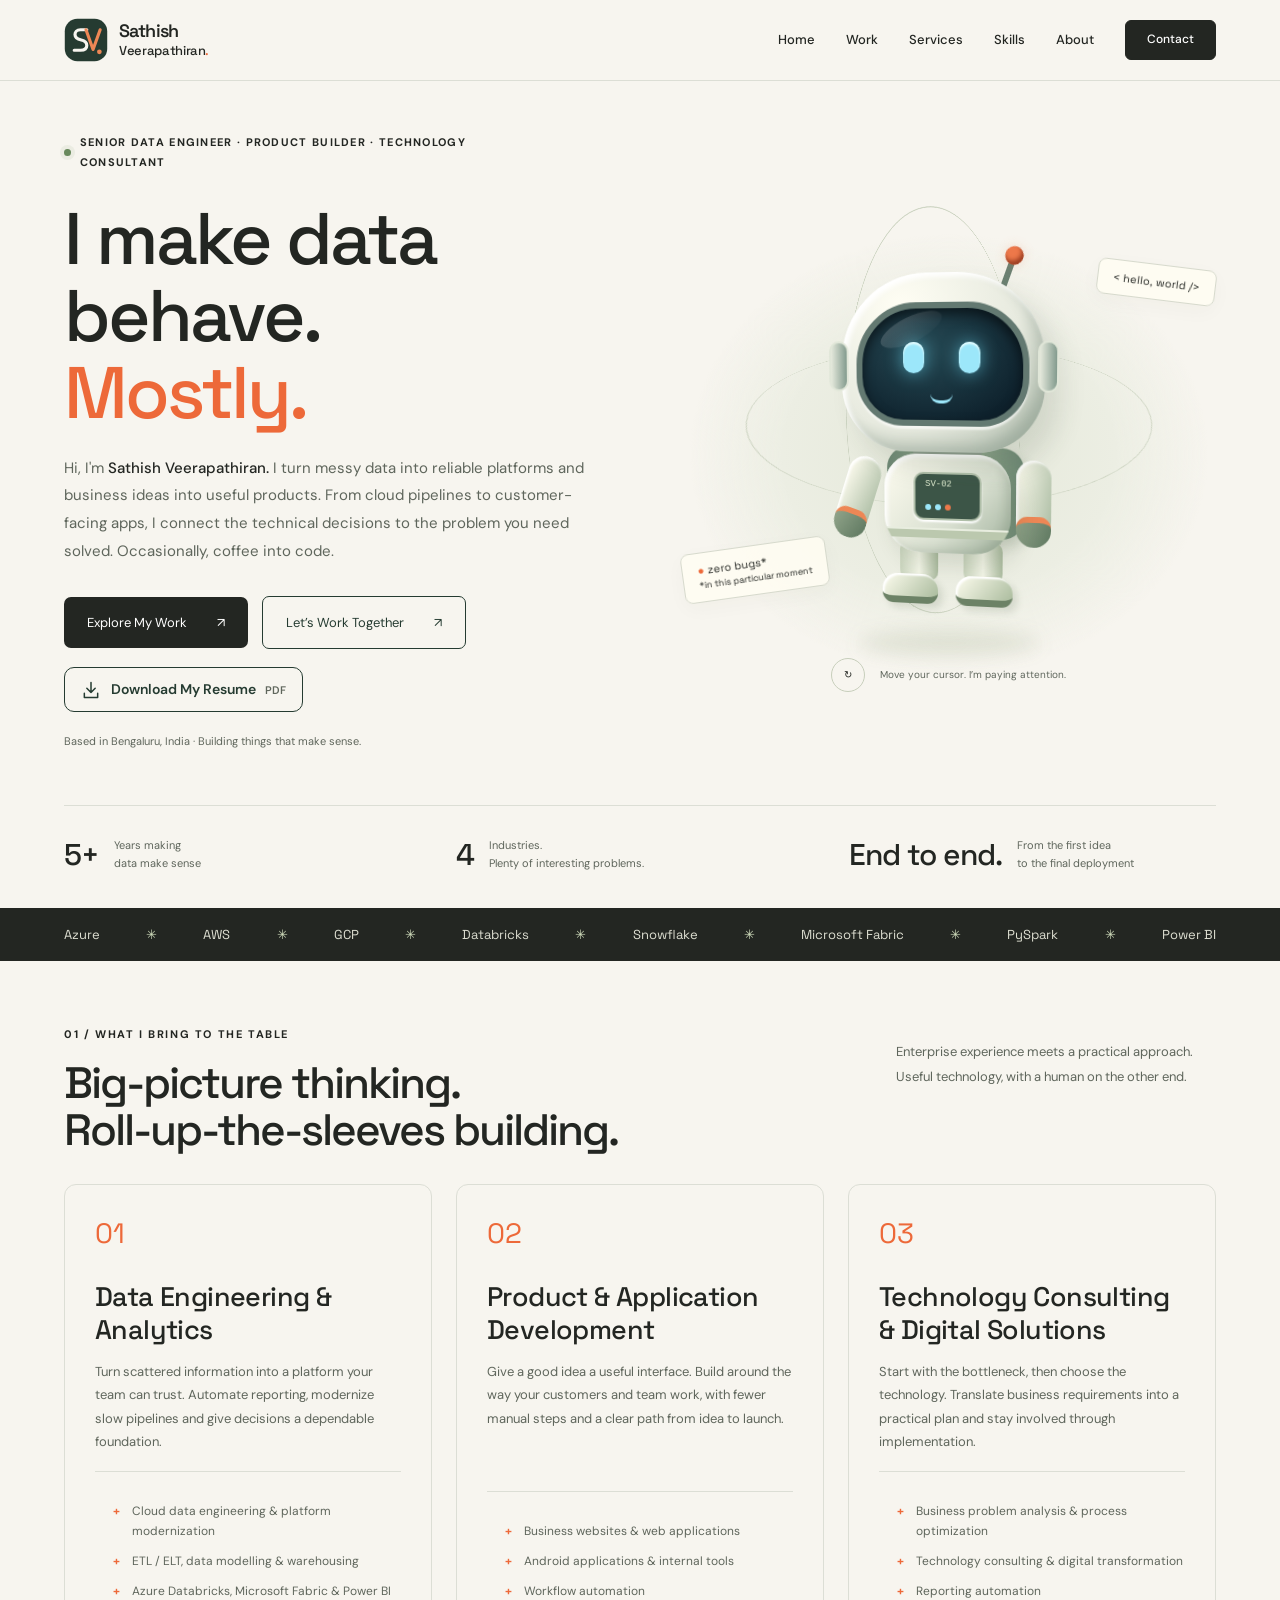
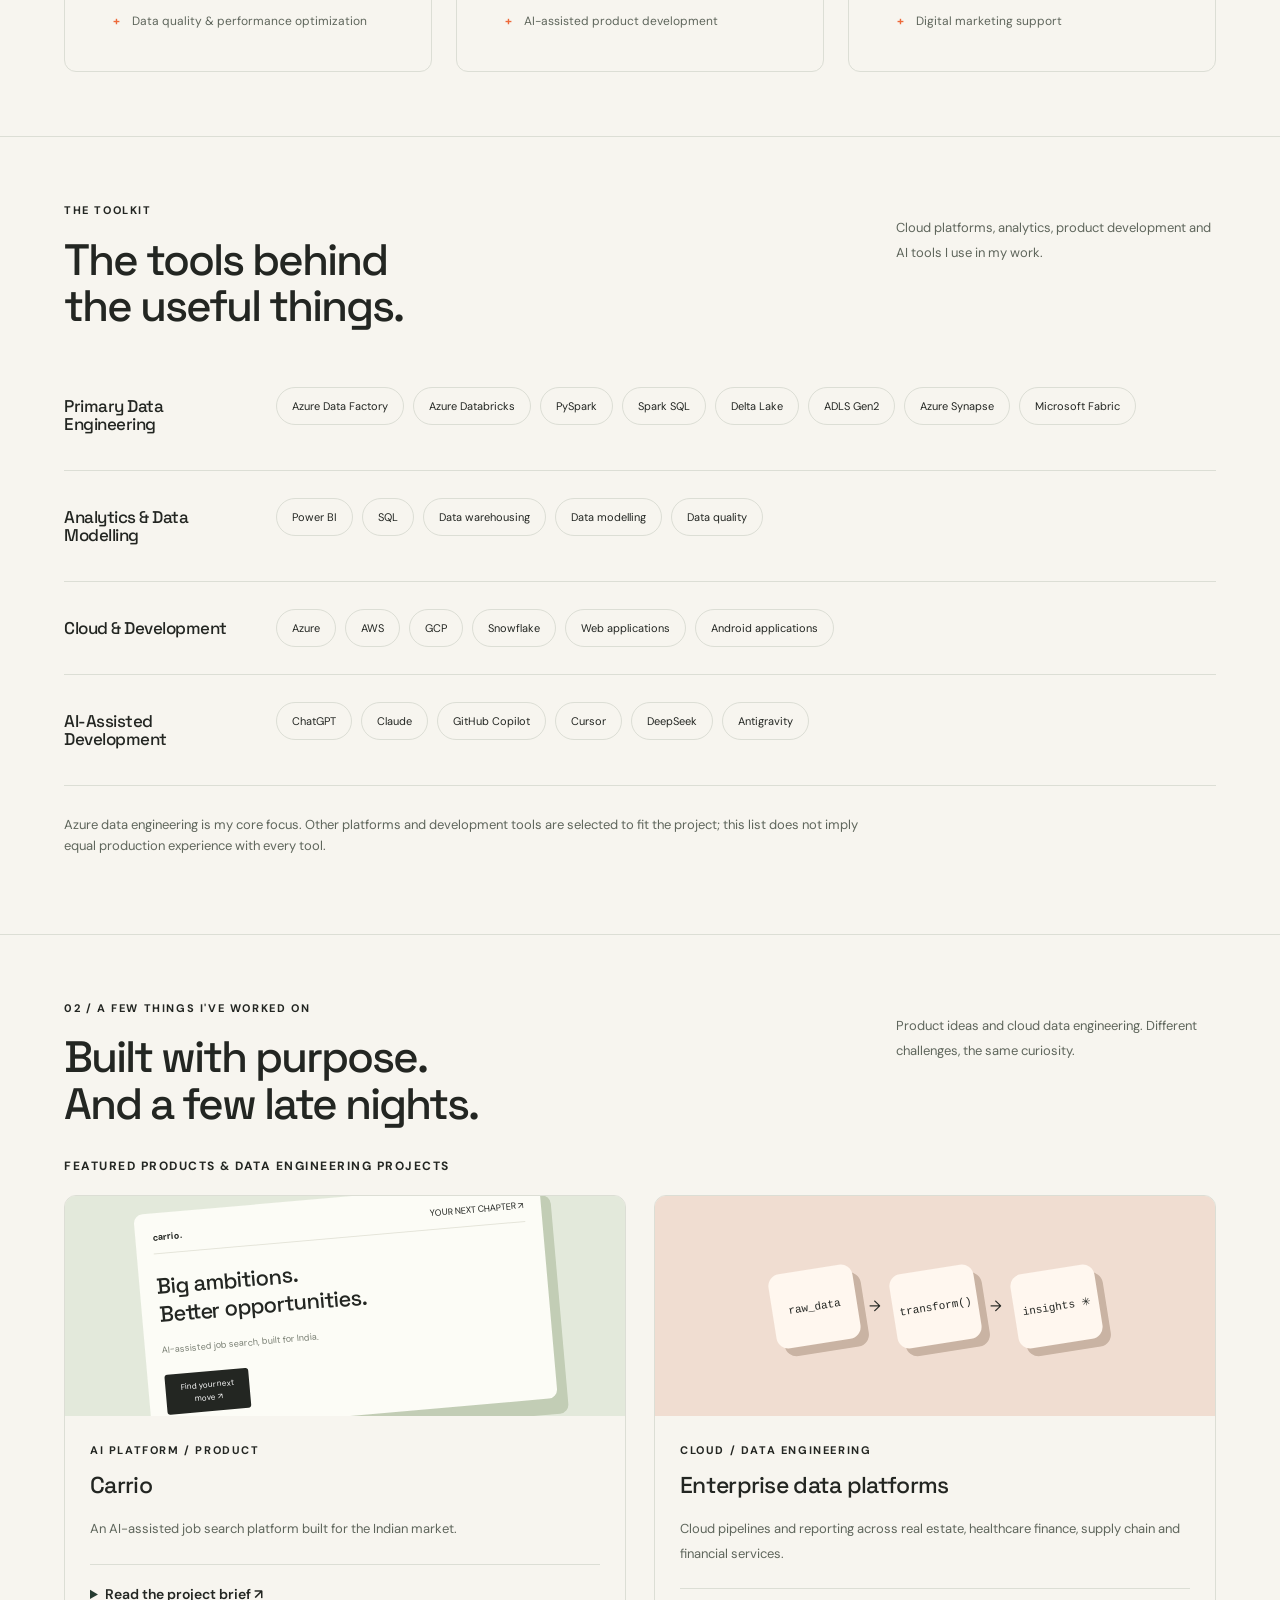
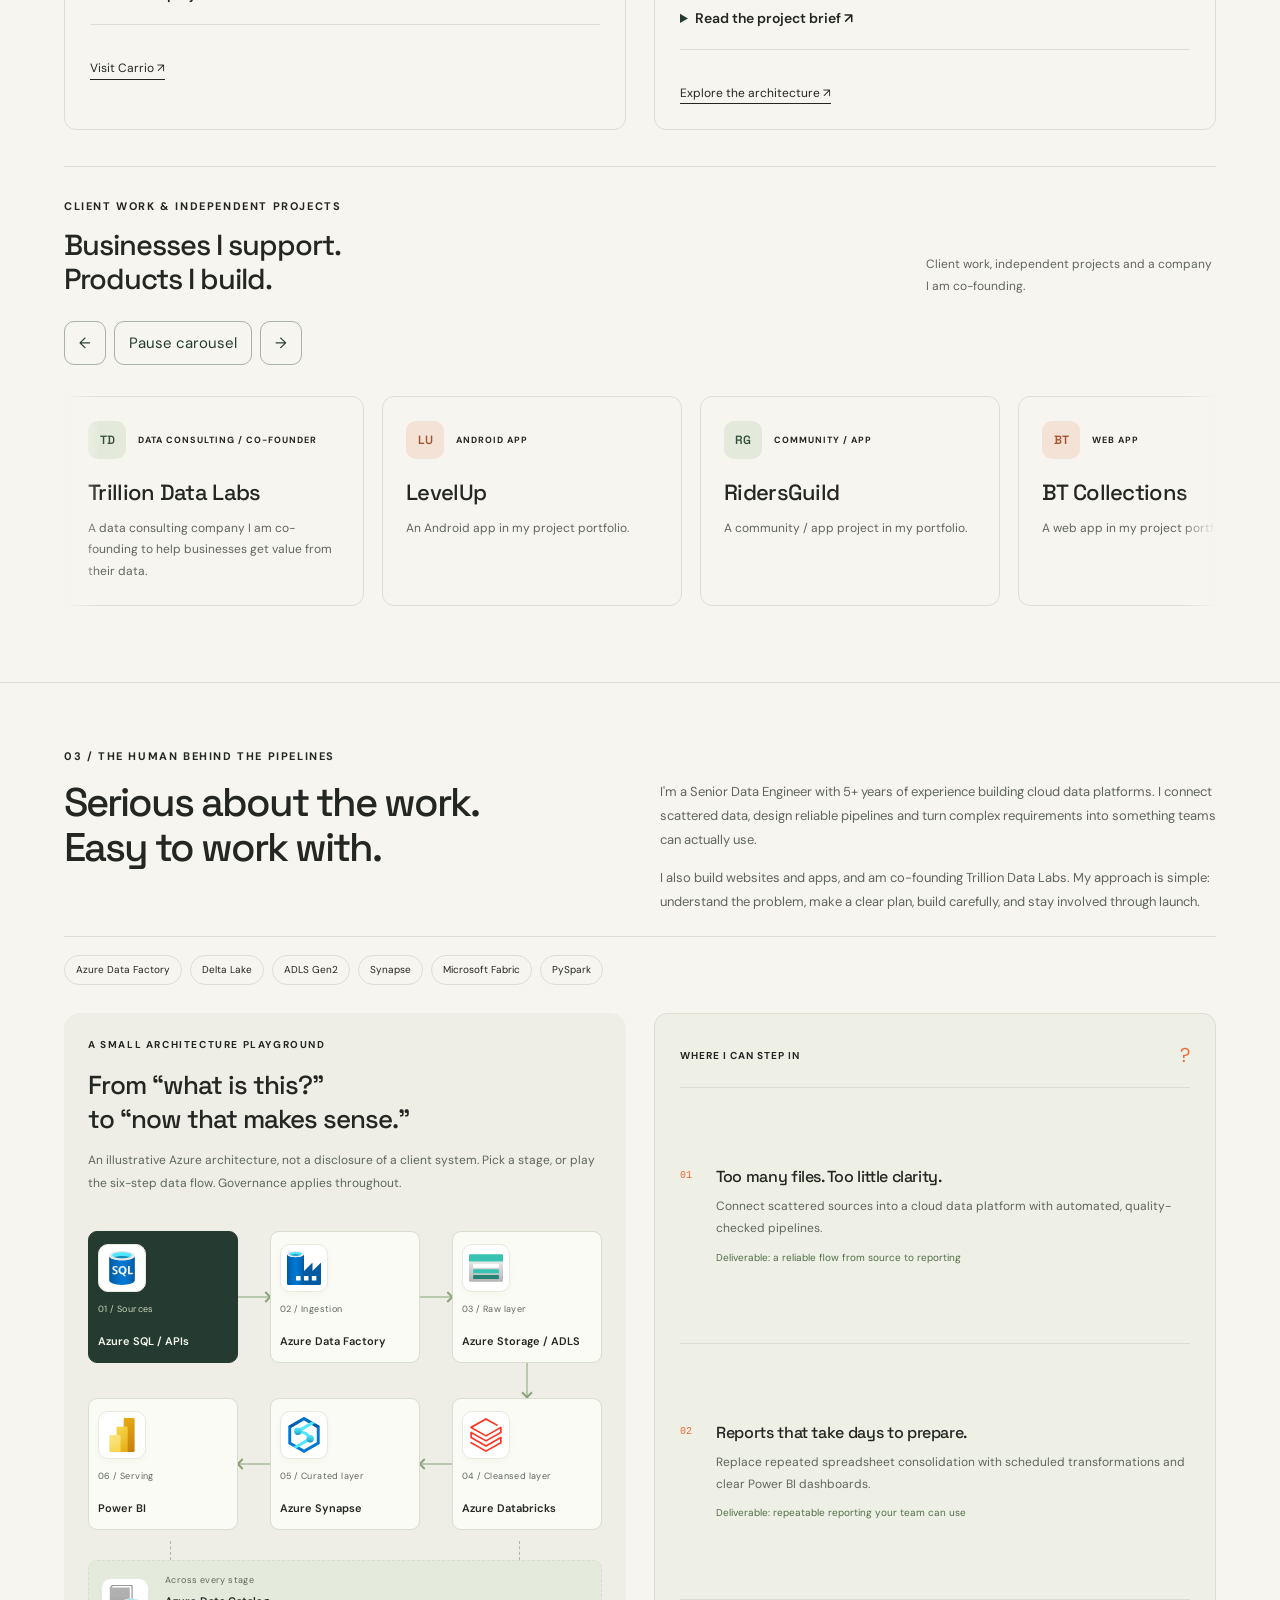
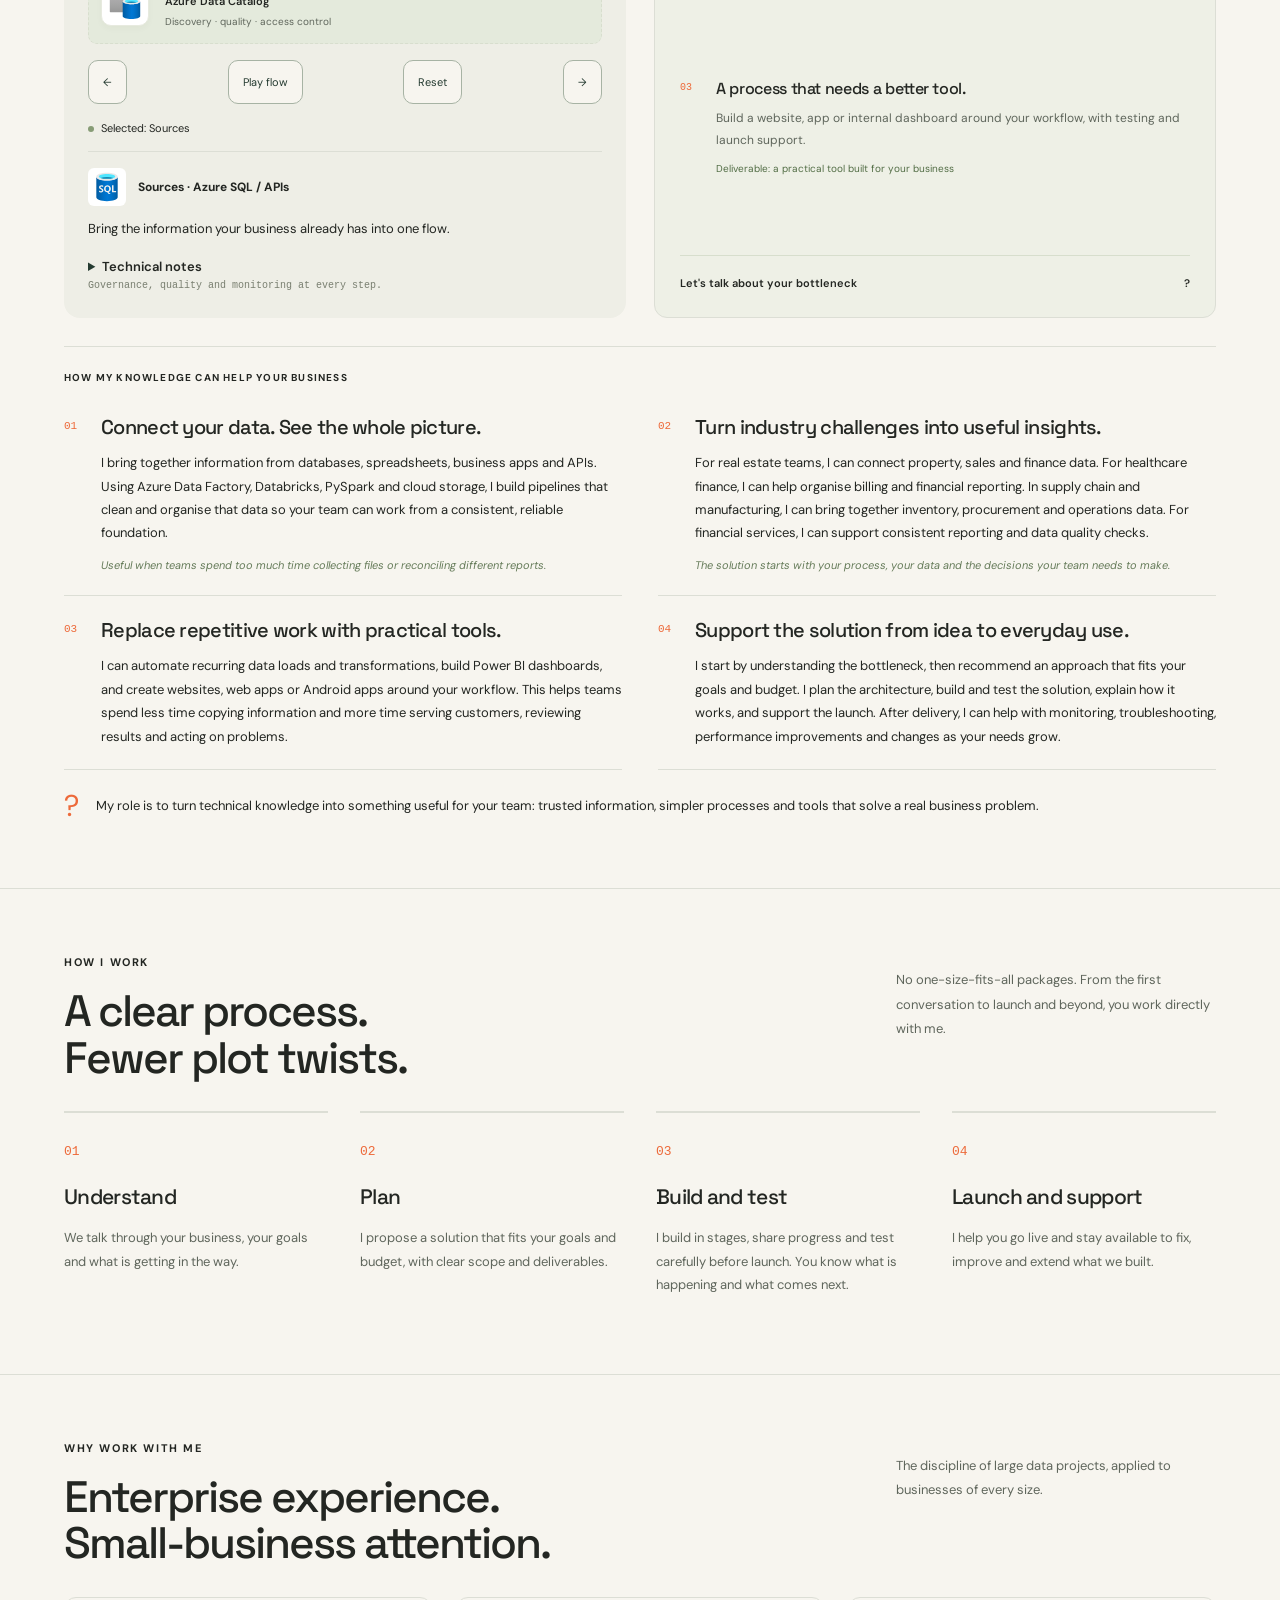
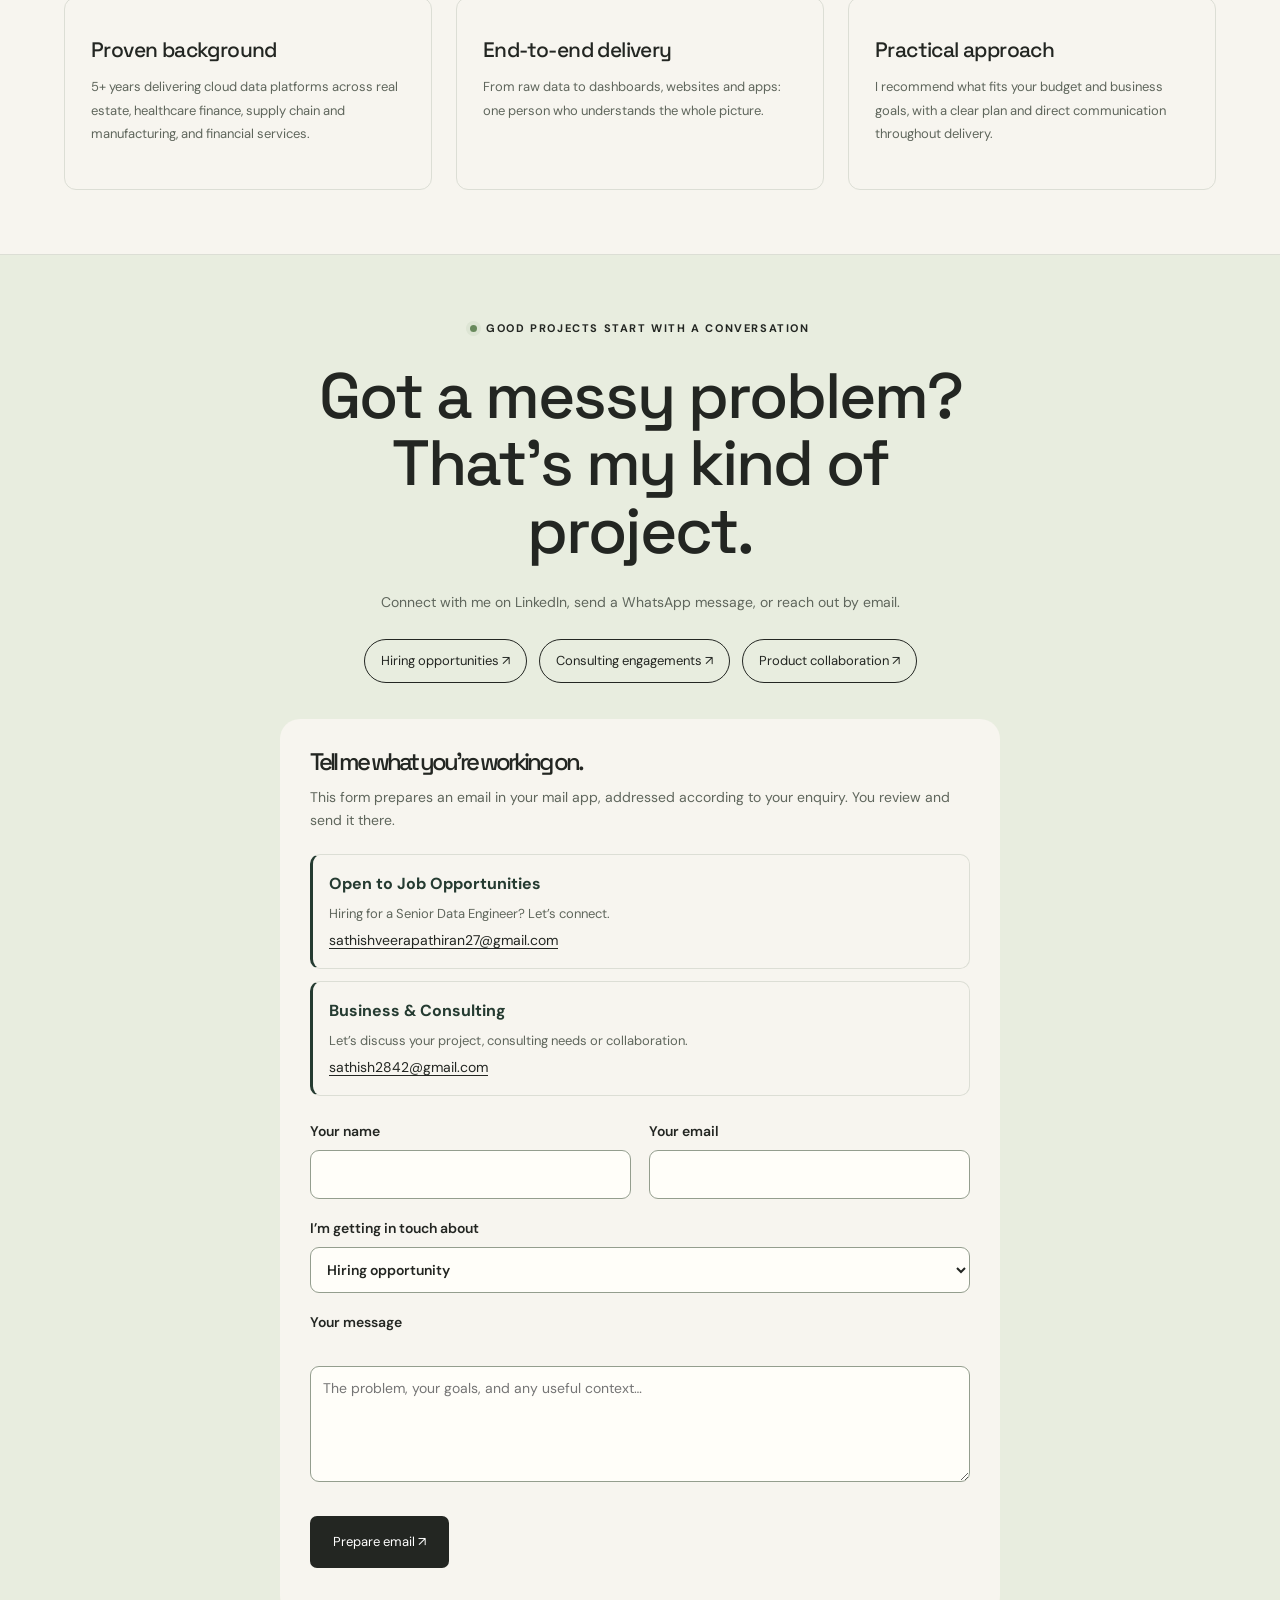
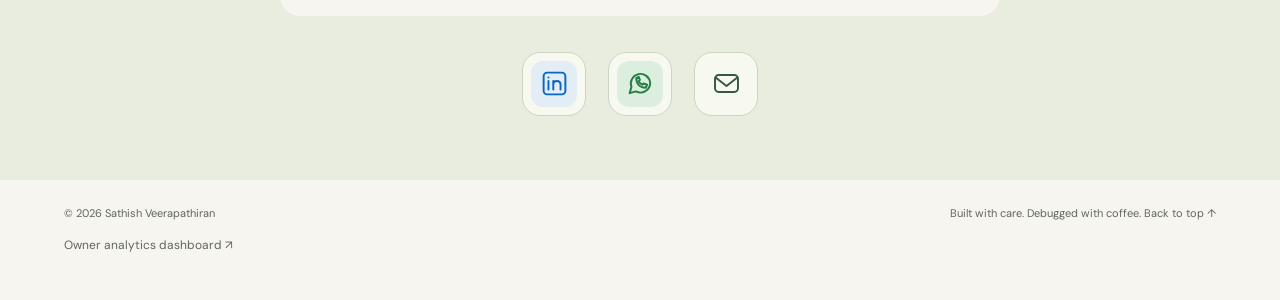
<file: index.html>
<!DOCTYPE html>
<html lang="en">
  <head>
    <meta charset="utf-8">
    <meta name="viewport" content="width=device-width,initial-scale=1">
    <meta name="description" content="Sathish Veerapathiran — Senior Data Engineer building reliable data platforms, thoughtful websites and useful apps.">
    <title>Sathish Veerapathiran | Senior Data Engineer, Product Builder &amp; Consultant</title>
    <meta name="theme-color" content="#253b31">
    <meta property="og:type" content="website">
    <meta property="og:title" content="Sathish Veerapathiran — Data Engineer &amp; Builder">
    <meta property="og:description" content="Reliable data platforms, useful products and practical technology consulting. 5+ years of data engineering experience.">
    <meta name="twitter:card" content="summary">
    <meta name="twitter:title" content="Sathish Veerapathiran — Data Engineer &amp; Builder">
    <meta name="twitter:description" content="Reliable data platforms, useful products and practical technology consulting.">
    <script type="application/ld+json">{"@context":"https://schema.org","@type":"Person","name":"Sathish Veerapathiran","jobTitle":"Senior Data Engineer","sameAs":["https://www.linkedin.com/in/sathish-v-azure-de/"]}</script>
    <!-- Add canonical, og:url and share image only after production URL/assets are verified. -->
    <link rel="preconnect" href="https://fonts.googleapis.com">
    <link rel="preconnect" href="https://fonts.gstatic.com" crossorigin>
    <link href="https://fonts.googleapis.com/css2?family=DM+Sans:wght@400;500;600;700&amp;family=Space+Grotesk:wght@400;500;600;700&amp;display=swap" rel="stylesheet">
    <link rel="stylesheet" href="styles.css">
    <link rel="stylesheet" href="refinements.css">
    <script src="script.js" defer></script>
    <script src="resume-dialog.js" defer></script>
    <script src="analytics-config.js" defer></script>
    <script src="analytics.js" defer></script>
  </head>
  <body><a class="skip" href="#main">Skip to content</a>
    <nav aria-label="Main navigation">
      <div class="wrap nav"><a class="brand" href="#" aria-label="Sathish Veerapathiran — home"><span class="brand-monogram" aria-hidden="true"><svg viewBox="0 0 56 56" width="48" height="48" fill="none" xmlns="http://www.w3.org/2000/svg"><rect x="1" y="1" width="54" height="54" rx="16" fill="#253b31"/><path d="M29 15H21C16 15 14 18 14 21C14 25 17 27 22 28C27 29 29 31 29 35C29 39 26 41 21 41H13" stroke="#f7f5ef" stroke-width="4" stroke-linecap="round"/><path d="M28 15L37 40L46 15" stroke="#ed8755" stroke-width="4" stroke-linecap="round" stroke-linejoin="round"/><circle cx="45" cy="43" r="3" fill="#ed8755"/></svg></span><span class="brand-name">Sathish<span class="brand-surname">Veerapathiran<span class="brand-dot">.</span></span></span></a>
        <div class="header-links"><a href="#home">Home</a><a href="#work">Work</a><a class="about-nav" href="#services">Services</a><a class="about-nav" href="#skills">Skills</a><a class="about-nav" href="#about">About</a><a class="nav-contact" href="#contact">Contact</a>
        </div>
      </div>
    </nav>
    <dialog id="resume-dialog" class="resume-dialog" aria-labelledby="resume-dialog-title" aria-describedby="resume-dialog-message">
      <button type="button" class="resume-dialog-close" aria-label="Close resume message" autofocus>×</button>
      <p class="eyebrow">Open to opportunities</p>
      <h2 id="resume-dialog-title">Thanks for taking a look!</h2>
      <p id="resume-dialog-message">I’m actively looking for my next opportunity as a Senior Data Engineer. If my experience fits a role on your team, I’d love to connect. Referrals and introductions are very welcome, too.</p>
      <a class="button" href="mailto:sathishveerapathiran27@gmail.com?subject=Job%20opportunity">Let’s connect ↗</a>
      <p class="resume-dialog-note">Your resume download has been requested. Thank you for considering me.</p>
    </dialog>
    <main id="main">
      <div class="wrap">
        <section class="hero" id="home" aria-labelledby="hero-title">
          <div>
            <div class="eyebrow"><span class="dot"></span> Senior Data Engineer · Product Builder · Technology Consultant
            </div>
            <h1 id="hero-title">I make data<br>behave.<br><em>Mostly.</em>
            </h1>
            <p class="intro">Hi, I'm <strong>Sathish Veerapathiran.</strong> I turn messy data into reliable platforms and business ideas into useful products. From cloud pipelines to customer-facing apps, I connect the technical decisions to the problem you need solved. Occasionally, coffee into code.
            </p>
            <div class="actions"><a class="button" href="#work">Explore My Work <span>↗</span></a><a class="button button-secondary" href="#contact">Let’s Work Together <span aria-hidden="true">↗</span></a>
            </div>
            <a class="resume-download" href="Sathish%20-%20Senior%20Data%20Engineer.pdf" download="Sathish-Veerapathiran-Senior-Data-Engineer-Resume.pdf"><svg viewBox="0 0 24 24" width="20" height="20" fill="none" stroke="currentColor" stroke-width="1.8" stroke-linecap="round" stroke-linejoin="round" aria-hidden="true" focusable="false"><path d="M12 3v12m-5-5 5 5 5-5M4 16v5h16v-5"/></svg><span>Download My Resume <small>PDF</small></span></a>
            <p class="hero-note">Based in Bengaluru, India · Building things that make sense.
            </p>
          </div>
          <div class="scene" id="scene" aria-label="Interactive astronaut robot with a glass visor and blue eyes">
            <div class="orbit">
            </div>
            <div class="orbit two">
            </div>
            <div class="float-label label-one">&lt; hello, world /&gt;
            </div>
            <div class="float-label label-two"><span>●</span> zero bugs*<br><small>*in this particular moment</small>
            </div>
            <div class="shadow">
            </div>
            <div class="model astro-bot" id="model" aria-hidden="true">
              <div class="astro-float">
                <div class="astro-pack">
                </div>
                <div class="astro-antenna"><i></i>
                </div>
                <div class="astro-head">
                  <div class="astro-visor">
                    <div class="astro-eyes"><span></span><span></span>
                    </div>
                    <div class="astro-smile">
                    </div>
                    <div class="visor-glint">
                    </div>
                  </div>
                  <div class="astro-ear ear-l">
                  </div>
                  <div class="astro-ear ear-r">
                  </div>
                </div>
                <div class="astro-neck">
                </div>
                <div class="astro-body">
                  <div class="astro-panel"><span>SV-02</span><i></i><i></i><i></i>
                  </div>
                  <div class="astro-belt">
                  </div>
                </div>
                <div class="astro-arm astro-left">
                  <div>
                  </div>
                </div>
                <div class="astro-arm astro-right">
                  <div>
                  </div>
                </div>
                <div class="astro-leg leg-l">
                </div>
                <div class="astro-leg leg-r">
                </div>
                <div class="astro-boot boot-l">
                </div>
                <div class="astro-boot boot-r">
                </div>
              </div>
            </div>
            <div class="scene-bottom"><button class="play" id="robot-button" aria-label="Show a fun thought">↻</button><span id="robot-caption" aria-live="polite">Move your cursor. I’m paying attention.</span>
            </div>
          </div>
        </section>
        <div class="stats">
          <div class="stat"><strong>5+</strong><span>Years making<br>data make sense</span>
          </div>
          <div class="stat"><strong>4</strong><span>Industries.<br>Plenty of interesting problems.</span>
          </div>
          <div class="stat"><strong>End to end.</strong><span>From the first idea<br>to the final deployment</span>
          </div>
        </div>
      </div>
      <div class="ticker">
        <div class="wrap"><span>Azure</span><i>✳</i><span>AWS</span><i>✳</i><span>GCP</span><i>✳</i><span>Databricks</span><i>✳</i><span>Snowflake</span><i>✳</i><span>Microsoft Fabric</span><i>✳</i><span>PySpark</span><i>✳</i><span>Power BI</span>
        </div>
      </div>
      <section class="content" id="services">
        <div class="wrap">
          <div class="section-head">
            <div>
              <div class="eyebrow">01 / What I bring to the table
              </div>
              <h2>Big-picture thinking.<br>Roll-up-the-sleeves building.
              </h2>
            </div>
            <p>Enterprise experience meets a practical approach. Useful technology, with a human on the other end.
            </p>
          </div>
<div class="services"><article class="card"><div class="icon">01</div><h3>Data Engineering &amp; Analytics</h3><p>Turn scattered information into a platform your team can trust. Automate reporting, modernize slow pipelines and give decisions a dependable foundation.</p><ul class="service-list"><li>Cloud data engineering &amp; platform modernization</li><li>ETL / ELT, data modelling &amp; warehousing</li><li>Azure Databricks, Microsoft Fabric &amp; Power BI</li><li>Data quality &amp; performance optimization</li></ul></article><article class="card"><div class="icon">02</div><h3>Product &amp; Application Development</h3><p>Give a good idea a useful interface. Build around the way your customers and team work, with fewer manual steps and a clear path from idea to launch.</p><ul class="service-list"><li>Business websites &amp; web applications</li><li>Android applications &amp; internal tools</li><li>Workflow automation</li><li>AI-assisted product development</li></ul></article><article class="card"><div class="icon">03</div><h3>Technology Consulting &amp; Digital Solutions</h3><p>Start with the bottleneck, then choose the technology. Translate business requirements into a practical plan and stay involved through implementation.</p><ul class="service-list"><li>Business problem analysis &amp; process optimization</li><li>Technology consulting &amp; digital transformation</li><li>Reporting automation</li><li>Digital marketing support</li></ul></article></div>
        </div>
      </section>
      <section class="content" id="skills">
        <div class="wrap">
          <div class="section-head">
            <div>
              <div class="eyebrow">The toolkit
              </div>
              <h2>The tools behind<br>the useful things.
              </h2>
            </div>
            <p>Cloud platforms, analytics, product development and AI tools I use in my work.
            </p>
          </div>
<div class="skill-row"><h3>Primary Data Engineering</h3><div class="stack"><span>Azure Data Factory</span><span>Azure Databricks</span><span>PySpark</span><span>Spark SQL</span><span>Delta Lake</span><span>ADLS Gen2</span><span>Azure Synapse</span><span>Microsoft Fabric</span></div></div><div class="skill-row"><h3>Analytics & Data Modelling</h3><div class="stack"><span>Power BI</span><span>SQL</span><span>Data warehousing</span><span>Data modelling</span><span>Data quality</span></div></div><div class="skill-row"><h3>Cloud & Development</h3><div class="stack"><span>Azure</span><span>AWS</span><span>GCP</span><span>Snowflake</span><span>Web applications</span><span>Android applications</span></div></div><div class="skill-row"><h3>AI-Assisted Development</h3><div class="stack"><span>ChatGPT</span><span>Claude</span><span>GitHub Copilot</span><span>Cursor</span><span>DeepSeek</span><span>Antigravity</span></div></div><p class="toolkit-note">Azure data engineering is my core focus. Other platforms and development tools are selected to fit the project; this list does not imply equal production experience with every tool.</p>
        </div>
      </section>
      <section class="content" id="work">
        <div class="wrap">
          <div class="section-head">
            <div>
              <div class="eyebrow">02 / A few things I've worked on
              </div>
              <h2>Built with purpose.<br>And a few late nights.
              </h2>
            </div>
            <p>Product ideas and cloud data engineering. Different challenges, the same curiosity.
            </p>
          </div>
          <p class="project-group-label">Featured Products &amp; Data Engineering Projects</p><div class="work-grid">
            <article class="work">
              <div class="work-art" aria-hidden="true">
                <div class="mini-window">
                  <div class="window-top"><strong>carrio.</strong><span>YOUR NEXT CHAPTER ↗</span>
                  </div>
                  <h4>Big ambitions.<br>Better opportunities.
                  </h4>
                  <small>AI-assisted job search, built for India.</small>
                  <div class="mini-button">Find your next move ↗
                  </div>
                </div>
              </div>
              <div class="work-copy">
                <div class="eyebrow">AI platform / Product
                </div>
                <h3>Carrio
                </h3>
                <p>An AI-assisted job search platform built for the Indian market.
                </p><details class="case-study"><summary>Read the project brief <span aria-hidden="true">↗</span></summary><div class="case-study-body"><div><h4>Business Problem</h4><p>Help job seekers in India discover opportunities.</p></div><div><h4>Technical Challenge</h4><p>Combine a useful job-search experience with AI assistance.</p></div><div><h4>Architecture</h4><p>An AI-assisted job search platform for the Indian market.</p></div><div><h4>Implementation</h4><p>Independent product work. Visit the existing product link to explore the public experience.</p></div><div><h4>Validation</h4><p>Explore the live product; no performance or adoption metrics are published here.</p></div><div><h4>Business Outcome</h4><p>A product focused on making the next career move easier.</p></div></div></details>
                <a href="https://carrio.in" target="_blank" rel="noopener noreferrer">Visit Carrio ↗</a>
              </div>
            </article>
            <article class="work">
              <div class="work-art data" aria-hidden="true">
                <div class="data-block">raw_data
                </div>
                <span>→</span>
                <div class="data-block">transform()
                </div>
                <span>→</span>
                <div class="data-block">insights ✳
                </div>
              </div>
              <div class="work-copy">
                <div class="eyebrow">Cloud / Data engineering
                </div>
                <h3>Enterprise data platforms
                </h3>
                <p>Cloud pipelines and reporting across real estate, healthcare finance, supply chain and financial services.
                </p><details class="case-study"><summary>Read the project brief <span aria-hidden="true">↗</span></summary><div class="case-study-body"><div><h4>Business Problem</h4><p>Connect scattered business data for reporting across real estate, healthcare finance, supply chain and financial services.</p></div><div><h4>Technical Challenge</h4><p>Build dependable pipelines and usable reporting models from varied sources.</p></div><div><h4>Architecture</h4><p>The playground below illustrates source → ingestion → storage → transformation → modelling → reporting, with governance throughout.</p></div><div><h4>Implementation</h4><p>Cloud data engineering, ETL/ELT and reporting. Azure Data Factory, Databricks, PySpark, Delta Lake, ADLS Gen2, Synapse and Power BI form the core toolkit.</p></div><div><h4>Validation</h4><p>Client-specific quality checks, monitoring and performance results are not disclosed.</p></div><div><h4>Business Outcome</h4><p>Business-ready data for downstream reporting. No quantified outcomes are claimed.</p></div></div></details>
                <a href="#architecture">Explore the architecture ↗</a>
              </div>
            </article>
          </div>
          <div class="portfolio-subheading">
            <div>
              <div class="eyebrow">Client Work &amp; Independent Projects
              </div>
              <h3>Businesses I support.<br>Products I build.
              </h3>
            </div>
            <p>Client work, independent projects and a company I am co-founding.
            </p>
          </div>
          <div class="carousel-controls"><button type="button" id="clients-prev" aria-label="Previous projects">←</button><button type="button" id="clients-toggle" aria-pressed="false">Pause carousel</button><button type="button" id="clients-next" aria-label="Next projects">→</button></div><div class="client-slider" role="region" aria-label="Clients and independent projects" tabindex="0">
            <div class="client-slider-row slide-left">
              <div class="client-slider-track">
                <div class="client-slider-group">
                  <article class="card">
                    <div class="client-project-top"><span class="project-initials" aria-hidden="true">TD</span>
                      <div class="eyebrow">Data consulting / Co-founder
                      </div>
                    </div>
                    <h3>Trillion Data Labs
                    </h3>
                    <p>A data consulting company I am co-founding to help businesses get value from their data.
                    </p>
                  </article>
                  <article class="card">
                    <div class="client-project-top"><span class="project-initials" aria-hidden="true">LU</span>
                      <div class="eyebrow">Android app
                      </div>
                    </div>
                    <h3>LevelUp
                    </h3>
                    <p>An Android app in my project portfolio.
                    </p>
                  </article>
                  <article class="card">
                    <div class="client-project-top"><span class="project-initials" aria-hidden="true">RG</span>
                      <div class="eyebrow">Community / App
                      </div>
                    </div>
                    <h3>RidersGuild
                    </h3>
                    <p>A community / app project in my portfolio.
                    </p>
                  </article>
                  <article class="card">
                    <div class="client-project-top"><span class="project-initials" aria-hidden="true">BT</span>
                      <div class="eyebrow">Web app
                      </div>
                    </div>
                    <h3>BT Collections
                    </h3>
                    <p>A web app in my project portfolio.
                    </p>
                  </article>
                  <article class="card">
                    <div class="client-project-top"><span class="project-initials" aria-hidden="true">GS</span>
                      <div class="eyebrow">Client / Website
                      </div>
                    </div>
                    <h3>G&S Construction
                    </h3>
                    <p>A client website project for G&S Construction.
                    </p>
                  </article>
                  <article class="card">
                    <div class="client-project-top"><span class="project-initials" aria-hidden="true">ST</span>
                      <div class="eyebrow">Client
                      </div>
                    </div>
                    <h3>Side by Side Tailoring
                    </h3>
                    <p>Tailoring business client.
                    </p>
                  </article>
                  <article class="card">
                    <div class="client-project-top"><span class="project-initials" aria-hidden="true">FX</span>
                      <div class="eyebrow">Project
                      </div>
                    </div>
                    <h3>FitX100
                    </h3>
                    <p>A project in my portfolio.
                    </p>
                  </article>
                  <article class="card">
                    <div class="client-project-top"><span class="project-initials" aria-hidden="true">WD</span>
                      <div class="eyebrow">Client web design
                      </div>
                    </div>
                    <h3>Web design work
                    </h3>
                    <p>Business websites and client web design projects.
                    </p>
                  </article>
                </div>
                <div class="client-slider-group" aria-hidden="true">
                  <article class="card" aria-hidden="true">
                    <div class="client-project-top"><span class="project-initials" aria-hidden="true">TD</span>
                      <div class="eyebrow">Data consulting / Co-founder
                      </div>
                    </div>
                    <h3>Trillion Data Labs
                    </h3>
                    <p>A data consulting company I am co-founding to help businesses get value from their data.
                    </p>
                  </article>
                  <article class="card" aria-hidden="true">
                    <div class="client-project-top"><span class="project-initials" aria-hidden="true">LU</span>
                      <div class="eyebrow">Android app
                      </div>
                    </div>
                    <h3>LevelUp
                    </h3>
                    <p>An Android app in my project portfolio.
                    </p>
                  </article>
                  <article class="card" aria-hidden="true">
                    <div class="client-project-top"><span class="project-initials" aria-hidden="true">RG</span>
                      <div class="eyebrow">Community / App
                      </div>
                    </div>
                    <h3>RidersGuild
                    </h3>
                    <p>A community / app project in my portfolio.
                    </p>
                  </article>
                  <article class="card" aria-hidden="true">
                    <div class="client-project-top"><span class="project-initials" aria-hidden="true">BT</span>
                      <div class="eyebrow">Web app
                      </div>
                    </div>
                    <h3>BT Collections
                    </h3>
                    <p>A web app in my project portfolio.
                    </p>
                  </article>
                  <article class="card" aria-hidden="true">
                    <div class="client-project-top"><span class="project-initials" aria-hidden="true">GS</span>
                      <div class="eyebrow">Client / Website
                      </div>
                    </div>
                    <h3>G&S Construction
                    </h3>
                    <p>A client website project for G&S Construction.
                    </p>
                  </article>
                  <article class="card" aria-hidden="true">
                    <div class="client-project-top"><span class="project-initials" aria-hidden="true">ST</span>
                      <div class="eyebrow">Client
                      </div>
                    </div>
                    <h3>Side by Side Tailoring
                    </h3>
                    <p>Tailoring business client.
                    </p>
                  </article>
                  <article class="card" aria-hidden="true">
                    <div class="client-project-top"><span class="project-initials" aria-hidden="true">FX</span>
                      <div class="eyebrow">Project
                      </div>
                    </div>
                    <h3>FitX100
                    </h3>
                    <p>A project in my portfolio.
                    </p>
                  </article>
                  <article class="card" aria-hidden="true">
                    <div class="client-project-top"><span class="project-initials" aria-hidden="true">WD</span>
                      <div class="eyebrow">Client web design
                      </div>
                    </div>
                    <h3>Web design work
                    </h3>
                    <p>Business websites and client web design projects.
                    </p>
                  </article>
                </div>
              </div>
            </div>
          </div>
        </div>
      </section>
      <section class="content" id="about">
        <div class="wrap about-grid">
          <div class="about-copy">
            <div class="eyebrow">03 / The human behind the pipelines
            </div>
            <h2>Serious about the work.<br>Easy to work with.
            </h2>
            <p>I'm a Senior Data Engineer with 5+ years of experience building cloud data platforms. I connect scattered data, design reliable pipelines and turn complex requirements into something teams can actually use.
            </p>
            <p>I also build websites and apps, and am co-founding Trillion Data Labs. My approach is simple: understand the problem, make a clear plan, build carefully, and stay involved through launch.
            </p>
            <div class="stack"><span>Azure Data Factory</span><span>Delta Lake</span><span>ADLS Gen2</span><span>Synapse</span><span>Microsoft Fabric</span><span>PySpark</span>
            </div>
          </div>
          <div class="pipeline" id="architecture">
            <div class="eyebrow">A small architecture playground
            </div>
            <h3 class="architecture-title">From “what is this?”<br>to “now that makes sense.”
            </h3>
            <p>An illustrative Azure architecture, not a disclosure of a client system. Pick a stage, or play the six-step data flow. Governance applies throughout.
            </p>
            <div class="stages tool-stages architecture-nodes" aria-label="Data platform stages"><button type="button" aria-pressed="true" data-stage="0"><span class="tool-icon"><img src="assets/tools/sql-database.svg" alt="" width="36" height="36"></span><span class="tool-stage-label"><small>01 / Sources</small><strong>Azure SQL / APIs</strong></span></button><span class="architecture-link link-1" data-link="1" aria-hidden="true"><i></i><i></i><i></i></span><button type="button" aria-pressed="false" data-stage="1"><span class="tool-icon"><img src="assets/tools/data-factory.svg" alt="" width="36" height="36"></span><span class="tool-stage-label"><small>02 / Ingestion</small><strong>Azure Data Factory</strong></span></button><span class="architecture-link link-2" data-link="2" aria-hidden="true"><i></i><i></i><i></i></span><button type="button" aria-pressed="false" data-stage="2"><span class="tool-icon"><img src="assets/tools/data-lake.svg" alt="" width="36" height="36"></span><span class="tool-stage-label"><small>03 / Raw layer</small><strong>Azure Storage / ADLS</strong></span></button><span class="architecture-link link-3" data-link="3" aria-hidden="true"><i></i><i></i><i></i></span><button type="button" aria-pressed="false" data-stage="3"><span class="tool-icon"><img src="assets/tools/databricks.svg" alt="" width="36" height="36"></span><span class="tool-stage-label"><small>04 / Cleansed layer</small><strong>Azure Databricks</strong></span></button><span class="architecture-link link-4" data-link="4" aria-hidden="true"><i></i><i></i><i></i></span><button type="button" aria-pressed="false" data-stage="4"><span class="tool-icon"><img src="assets/tools/synapse.svg" alt="" width="36" height="36"></span><span class="tool-stage-label"><small>05 / Curated layer</small><strong>Azure Synapse</strong></span></button><span class="architecture-link link-5" data-link="5" aria-hidden="true"><i></i><i></i><i></i></span><button type="button" aria-pressed="false" data-stage="5"><span class="tool-icon"><img src="assets/tools/power-bi.svg" alt="" width="36" height="36"></span><span class="tool-stage-label"><small>06 / Serving</small><strong>Power BI</strong></span></button><button type="button" aria-pressed="false" data-stage="6"><span class="tool-icon"><img src="assets/tools/data-catalog.svg" alt="" width="36" height="36"></span><span class="tool-stage-label"><small>Across every stage</small><strong>Azure Data Catalog</strong><span class="governance-caption">Discovery · quality · access control</span></span></button>
            </div>
            <div class="pipeline-controls"><button type="button" id="pipeline-prev" aria-label="Previous architecture stage">←</button><button type="button" id="pipeline-play" aria-pressed="false">Play flow</button><button type="button" id="pipeline-reset">Reset</button><button type="button" id="pipeline-next" aria-label="Next architecture stage">→</button><span class="run-status"><i></i><span id="run-status">Ready to process</span></span>
            </div>
            <div id="stage-info" aria-live="polite" aria-atomic="true">
            </div>
            <small>Governance, quality and monitoring at every step.</small>
          </div>
          <aside class="solution-snapshot" aria-label="Business problems I can help solve">
            <div class="snapshot-heading"><span class="eyebrow">Where I can step in</span><span aria-hidden="true">?</span>
            </div>
            <div class="snapshot-row"><span class="snapshot-symbol" aria-hidden="true">01</span>
              <div>
                <h3>Too many files. Too little clarity.
                </h3>
                <p>Connect scattered sources into a cloud data platform with automated, quality-checked pipelines.
                </p>
                <span class="snapshot-result">Deliverable: a reliable flow from source to reporting</span>
              </div>
            </div>
            <div class="snapshot-row"><span class="snapshot-symbol" aria-hidden="true">02</span>
              <div>
                <h3>Reports that take days to prepare.
                </h3>
                <p>Replace repeated spreadsheet consolidation with scheduled transformations and clear Power BI dashboards.
                </p>
                <span class="snapshot-result">Deliverable: repeatable reporting your team can use</span>
              </div>
            </div>
            <div class="snapshot-row"><span class="snapshot-symbol" aria-hidden="true">03</span>
              <div>
                <h3>A process that needs a better tool.
                </h3>
                <p>Build a website, app or internal dashboard around your workflow, with testing and launch support.
                </p>
                <span class="snapshot-result">Deliverable: a practical tool built for your business</span>
              </div>
            </div>
            <a class="snapshot-contact" href="#contact">Let's talk about your bottleneck <span aria-hidden="true">?</span></a>
          </aside>
          <div class="story-notes">
            <div class="eyebrow">How my knowledge can help your business
            </div>
            <article class="story-chapter"><span class="chapter-number">01</span>
              <div>
                <h3>Connect your data. See the whole picture.
                </h3>
                <p>I bring together information from databases, spreadsheets, business apps and APIs. Using Azure Data Factory, Databricks, PySpark and cloud storage, I build pipelines that clean and organise that data so your team can work from a consistent, reliable foundation.
                </p>
                <span class="story-aside">Useful when teams spend too much time collecting files or reconciling different reports.</span>
              </div>
            </article>
            <article class="story-chapter"><span class="chapter-number">02</span>
              <div>
                <h3>Turn industry challenges into useful insights.
                </h3>
                <p>For real estate teams, I can connect property, sales and finance data. For healthcare finance, I can help organise billing and financial reporting. In supply chain and manufacturing, I can bring together inventory, procurement and operations data. For financial services, I can support consistent reporting and data quality checks.
                </p>
                <span class="story-aside">The solution starts with your process, your data and the decisions your team needs to make.</span>
              </div>
            </article>
            <article class="story-chapter"><span class="chapter-number">03</span>
              <div>
                <h3>Replace repetitive work with practical tools.
                </h3>
                <p>I can automate recurring data loads and transformations, build Power BI dashboards, and create websites, web apps or Android apps around your workflow. This helps teams spend less time copying information and more time serving customers, reviewing results and acting on problems.
                </p>
              </div>
            </article>
            <article class="story-chapter"><span class="chapter-number">04</span>
              <div>
                <h3>Support the solution from idea to everyday use.
                </h3>
                <p>I start by understanding the bottleneck, then recommend an approach that fits your goals and budget. I plan the architecture, build and test the solution, explain how it works, and support the launch. After delivery, I can help with monitoring, troubleshooting, performance improvements and changes as your needs grow.
                </p>
              </div>
            </article>
            <div class="story-signoff"><span aria-hidden="true">?</span>
              <p>My role is to turn technical knowledge into something useful for your team: trusted information, simpler processes and tools that solve a real business problem.
              </p>
            </div>
          </div>
        </div>
      </section>
      <section class="content" id="process">
        <div class="wrap">
          <div class="section-head">
            <div>
              <div class="eyebrow">How I work
              </div>
              <h2>A clear process.<br>Fewer plot twists.
              </h2>
            </div>
            <p>No one-size-fits-all packages. From the first conversation to launch and beyond, you work directly with me.
            </p>
          </div>
          <div class="process-grid">
            <article class="process-step"><span>01</span>
              <h3>Understand
              </h3>
              <p>We talk through your business, your goals and what is getting in the way.
              </p>
            </article>
            <article class="process-step"><span>02</span>
              <h3>Plan
              </h3>
              <p>I propose a solution that fits your goals and budget, with clear scope and deliverables.
              </p>
            </article>
            <article class="process-step"><span>03</span>
              <h3>Build and test
              </h3>
              <p>I build in stages, share progress and test carefully before launch. You know what is happening and what comes next.
              </p>
            </article>
            <article class="process-step"><span>04</span>
              <h3>Launch and support
              </h3>
              <p>I help you go live and stay available to fix, improve and extend what we built.
              </p>
            </article>
          </div>
        </div>
      </section>
      <section class="content" id="why">
        <div class="wrap">
          <div class="section-head">
            <div>
              <div class="eyebrow">Why work with me
              </div>
              <h2>Enterprise experience.<br>Small-business attention.
              </h2>
            </div>
            <p>The discipline of large data projects, applied to businesses of every size.
            </p>
          </div>
          <div class="services">
            <article class="card">
              <h3>Proven background
              </h3>
              <p>5+ years delivering cloud data platforms across real estate, healthcare finance, supply chain and manufacturing, and financial services.
              </p>
            </article>
            <article class="card">
              <h3>End-to-end delivery
              </h3>
              <p>From raw data to dashboards, websites and apps: one person who understands the whole picture.
              </p>
            </article>
            <article class="card">
              <h3>Practical approach
              </h3>
              <p>I recommend what fits your budget and business goals, with a clear plan and direct communication throughout delivery.
              </p>
            </article>
          </div>
        </div>
      </section>
      <section class="contact" id="contact">
        <div class="wrap">
          <div class="eyebrow"><span class="dot"></span> Good projects start with a conversation
          </div>
          <h2>Got a messy problem?<br>That's my kind of project.
          </h2>
          <p>Connect with me on LinkedIn, send a WhatsApp message, or reach out by email.
          </p>
          <div class="contact-paths"><a href="mailto:sathishveerapathiran27@gmail.com?subject=Hiring%20opportunity">Hiring opportunities ↗</a><a href="mailto:sathish2842@gmail.com?subject=Consulting%20enquiry">Consulting engagements ↗</a><a href="mailto:sathish2842@gmail.com?subject=Product%20collaboration">Product collaboration ↗</a></div>
          <form id="contact-form" class="contact-form">
            <h3>Tell me what you’re working on.</h3>
            <p id="contact-help">This form prepares an email in your mail app, addressed according to your enquiry. You review and send it there.</p>
            <div class="direct-emails" aria-label="Job opportunities and business enquiries">
              <div class="email-path"><strong>Open to Job Opportunities</strong><span>Hiring for a Senior Data Engineer? Let’s connect.</span><a href="mailto:sathishveerapathiran27@gmail.com?subject=Hiring%20opportunity">sathishveerapathiran27@gmail.com</a></div>
              <div class="email-path"><strong>Business &amp; Consulting</strong><span>Let’s discuss your project, consulting needs or collaboration.</span><a href="mailto:sathish2842@gmail.com?subject=Business%20and%20consulting%20enquiry">sathish2842@gmail.com</a></div>
            </div>
            <div class="form-grid"><label>Your name<input name="name" autocomplete="name" required maxlength="100"></label><label>Your email<input name="email" type="email" autocomplete="email" required maxlength="254"></label></div>
            <label>I’m getting in touch about<select name="purpose"><option>Hiring opportunity</option><option>Consulting engagement</option><option>Product collaboration</option></select></label>
            <label>Your message<textarea name="message" required minlength="20" maxlength="4000" rows="5" placeholder="The problem, your goals, and any useful context…"></textarea></label>
            <button class="button" type="submit" aria-describedby="contact-help contact-status">Prepare email ↗</button><p id="contact-status" role="status" aria-live="polite"></p>
          </form>
          <div class="contact-links" aria-label="Contact Sathish"><a class="contact-method" data-contact="linkedin" title="LinkedIn" href="https://www.linkedin.com/in/sathish-v-azure-de/" target="_blank" rel="noopener noreferrer" aria-label="Visit Sathish Veerapathiran on LinkedIn"><span class="contact-icon" aria-hidden="true"><svg viewBox="0 0 24 24" width="25" height="25" fill="none" stroke="currentColor" stroke-width="1.6" stroke-linecap="round" stroke-linejoin="round"><rect x="3" y="3" width="18" height="18" rx="3"/><path d="M7 10v7m0-10v.1M11 17v-7m0 3c0-4 6-4 6 0v4"/></svg></span></a><a class="contact-method" data-contact="whatsapp" aria-label="Message Sathish on WhatsApp" title="WhatsApp" href="https://wa.me/919360220790" target="_blank" rel="noopener noreferrer"><span class="contact-icon" aria-hidden="true"><svg viewBox="0 0 24 24" width="25" height="25" fill="none" stroke="currentColor" stroke-width="1.6" stroke-linecap="round" stroke-linejoin="round"><path d="M20 11.5a8 8 0 0 1-11.8 7L3 20l1.5-5.2A8 8 0 1 1 20 11.5Z"/><path d="M8.5 7.5c0 5 3 8 8 8l1-2.5-3-1-1 1c-1.5-.7-2.5-1.7-3-3l1-1-1-2.5Z"/></svg></span></a><a class="contact-method" data-contact="email" aria-label="Email Sathish" title="Email" href="mailto:sathishveerapathiran27@gmail.com"><span class="contact-icon" aria-hidden="true"><svg viewBox="0 0 24 24" width="25" height="25" fill="none" stroke="currentColor" stroke-width="1.6" stroke-linecap="round" stroke-linejoin="round"><rect x="2.5" y="5" width="19" height="14" rx="3"/><path d="m3 7 9 7 9-7"/></svg></span></a>
          </div>
        </div>
      </section>
    </main>
    <footer>
      <div class="wrap"><span>© <span id="year"></span> Sathish Veerapathiran</span><span>Built with care. Debugged with coffee. <a href="#">Back to top ↑</a></span>
      </div>
      <div class="wrap analytics-footer"><a href="https://analytics.google.com/" target="_blank" rel="noopener noreferrer">Owner analytics dashboard ↗</a><button id="analytics-settings" type="button" hidden>Analytics preferences</button></div>
    </footer>
    <aside id="analytics-consent" class="analytics-consent" aria-labelledby="analytics-consent-title" hidden>
      <strong id="analytics-consent-title">Help me understand what’s useful</strong>
      <p>With your permission, Google Analytics measures visits, resume download clicks and contact clicks using cookies. Names, email addresses and message text from the form are not sent. Your choice won’t affect the site.</p>
      <div><button type="button" id="analytics-accept">Allow analytics</button><button type="button" id="analytics-decline">No thanks</button></div>
      <p id="analytics-choice-status" role="status"></p>
    </aside>

  </body>
</html>
</file>
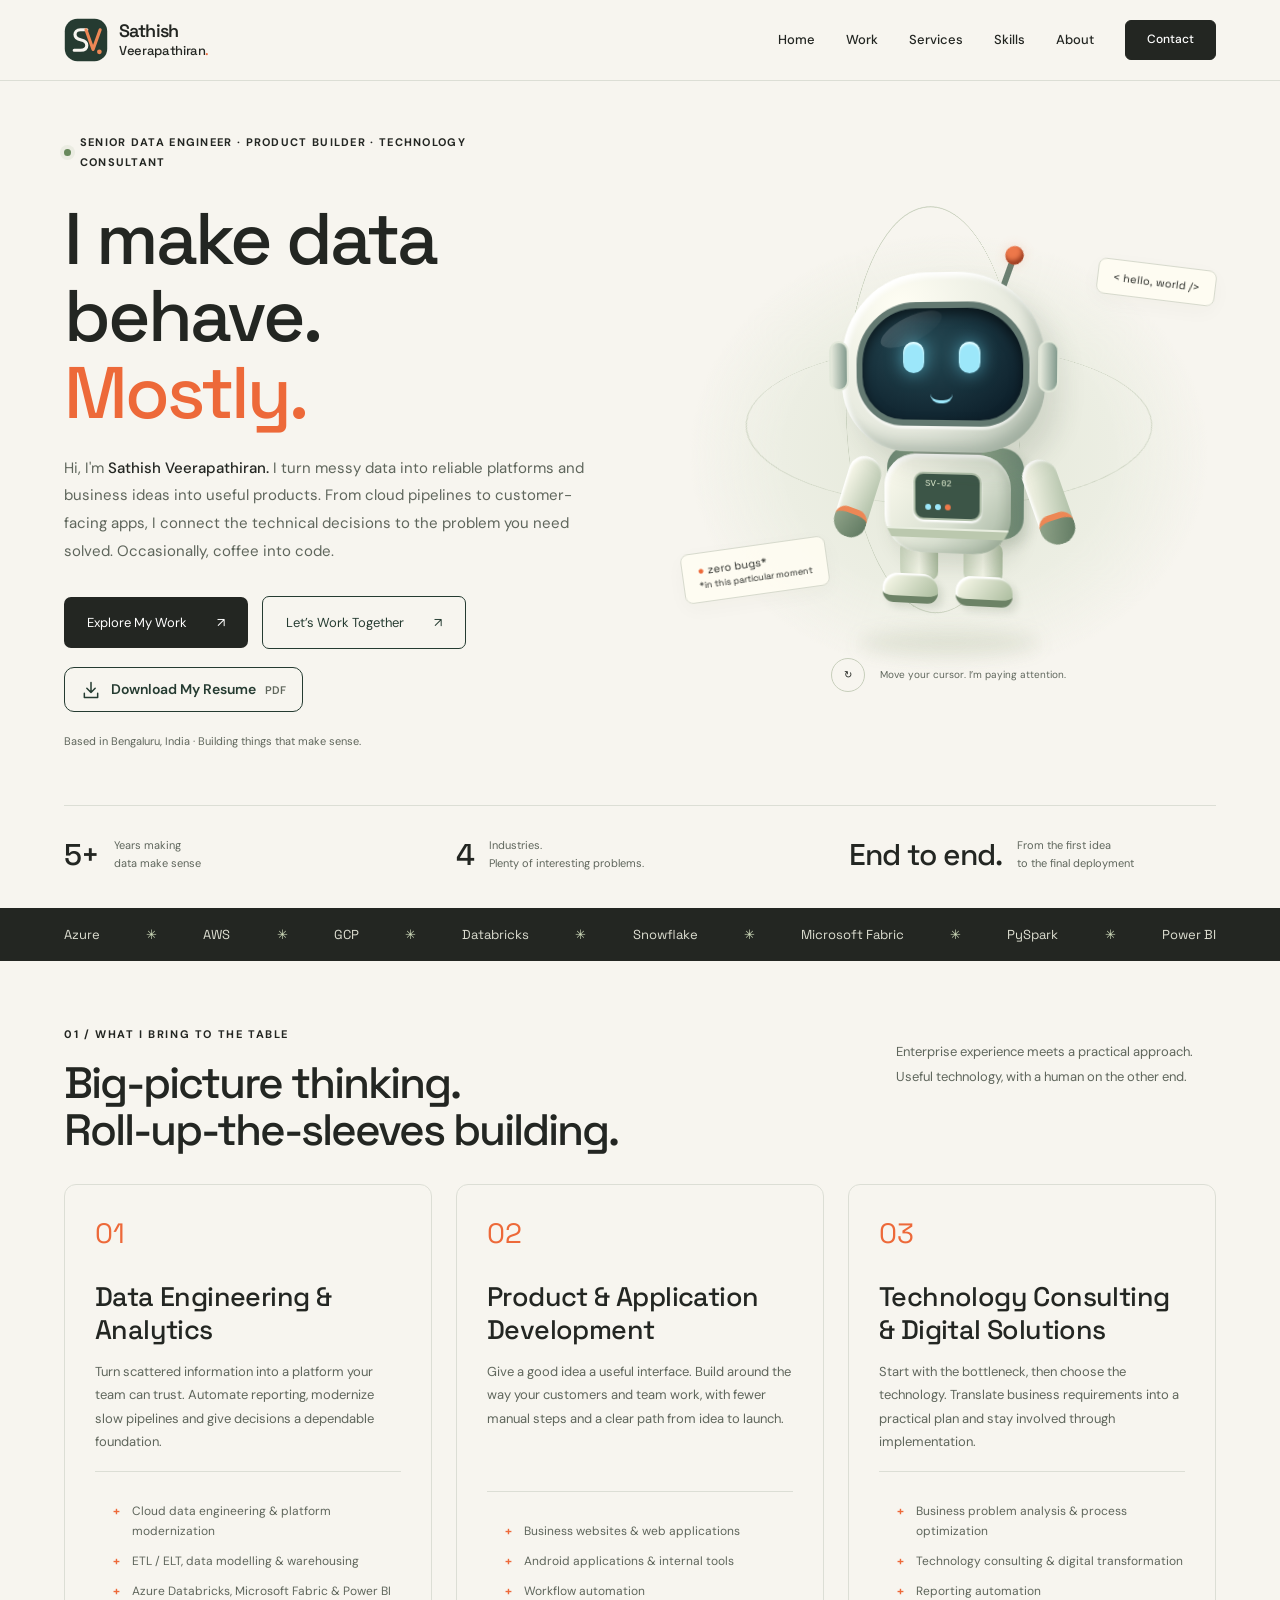
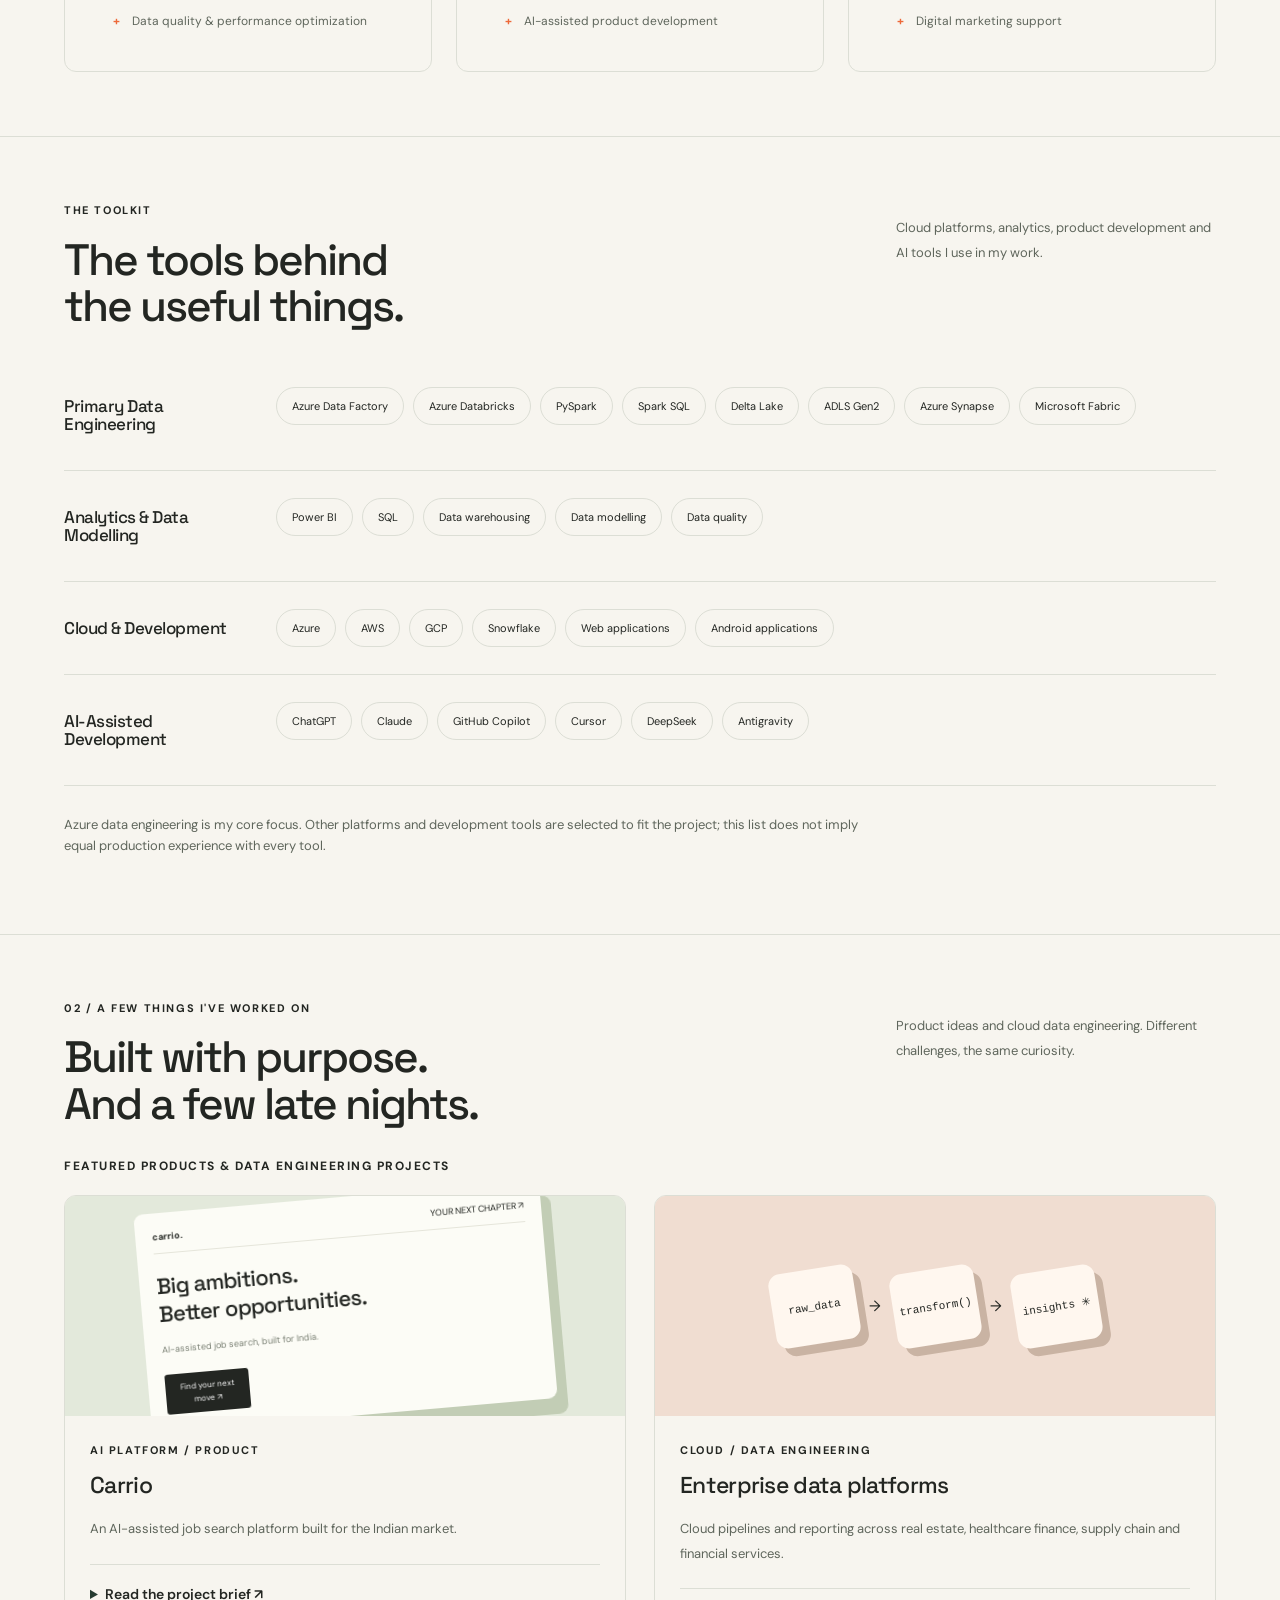
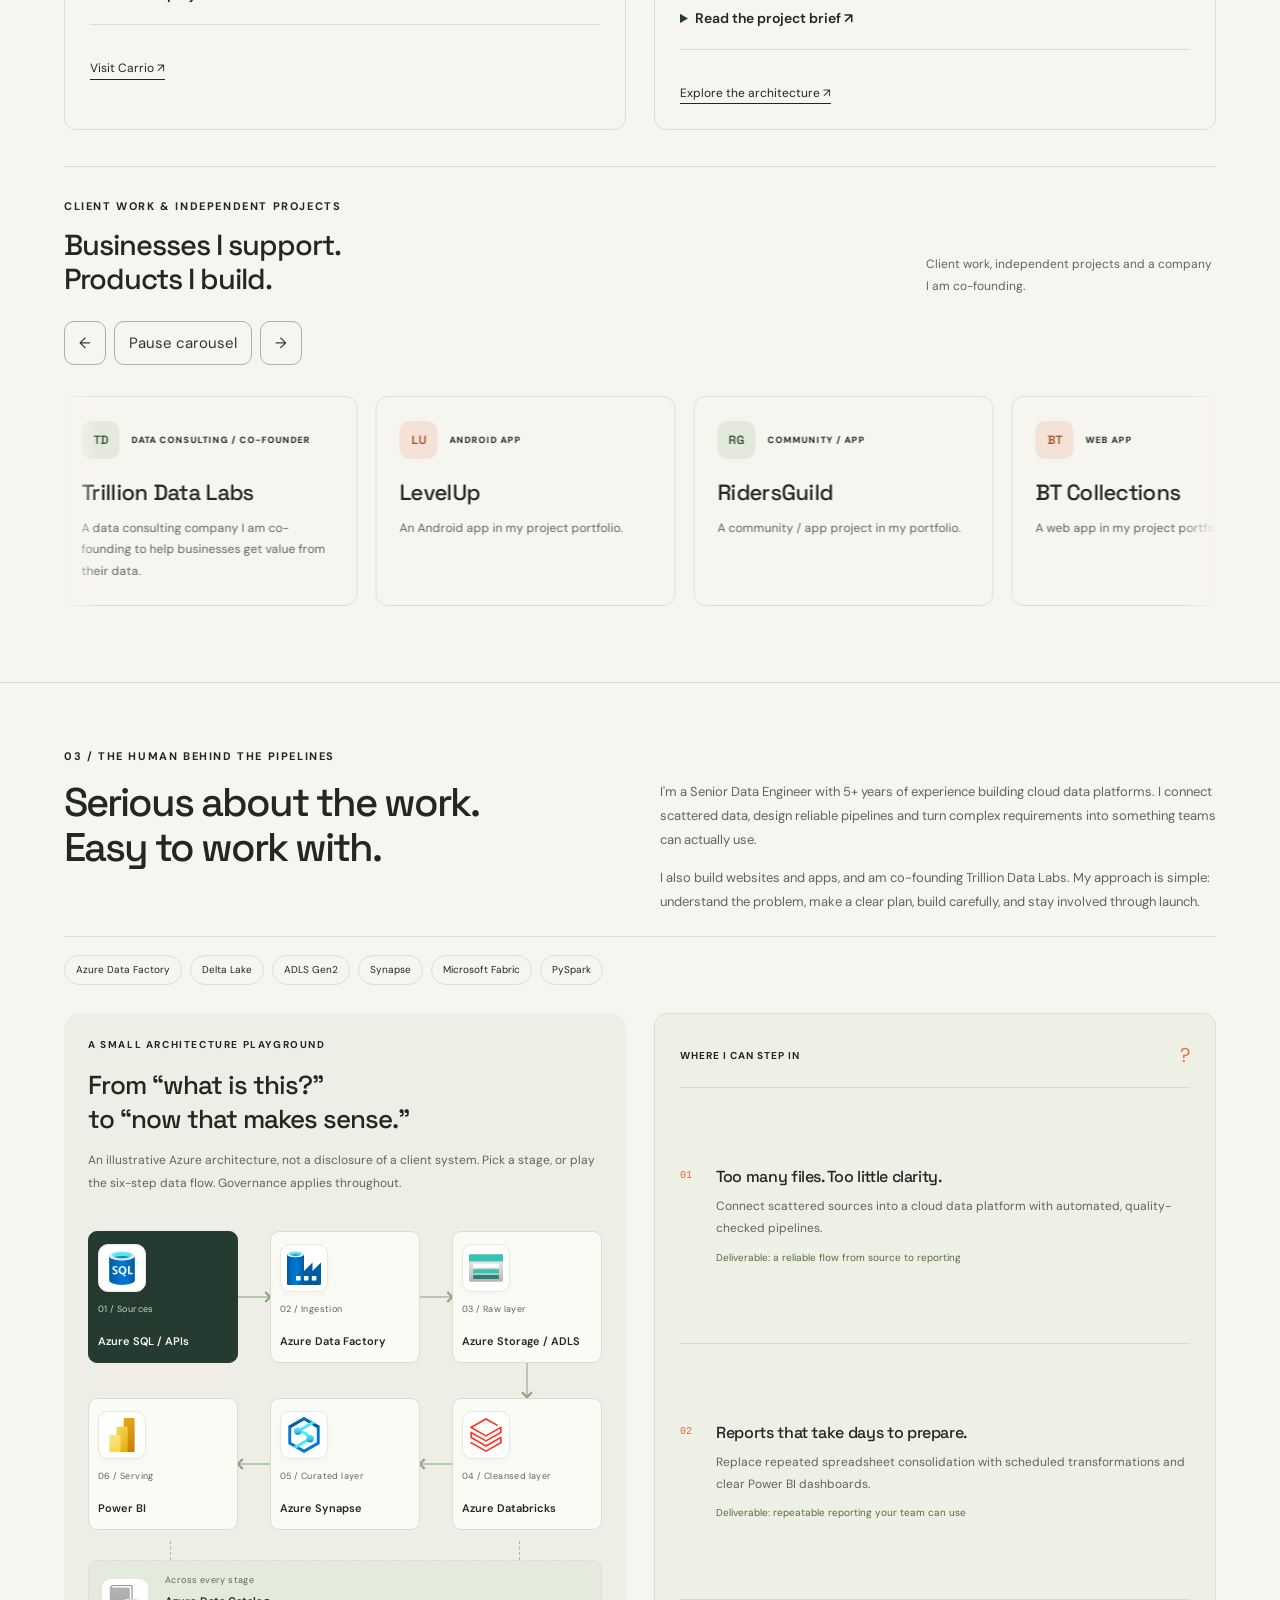
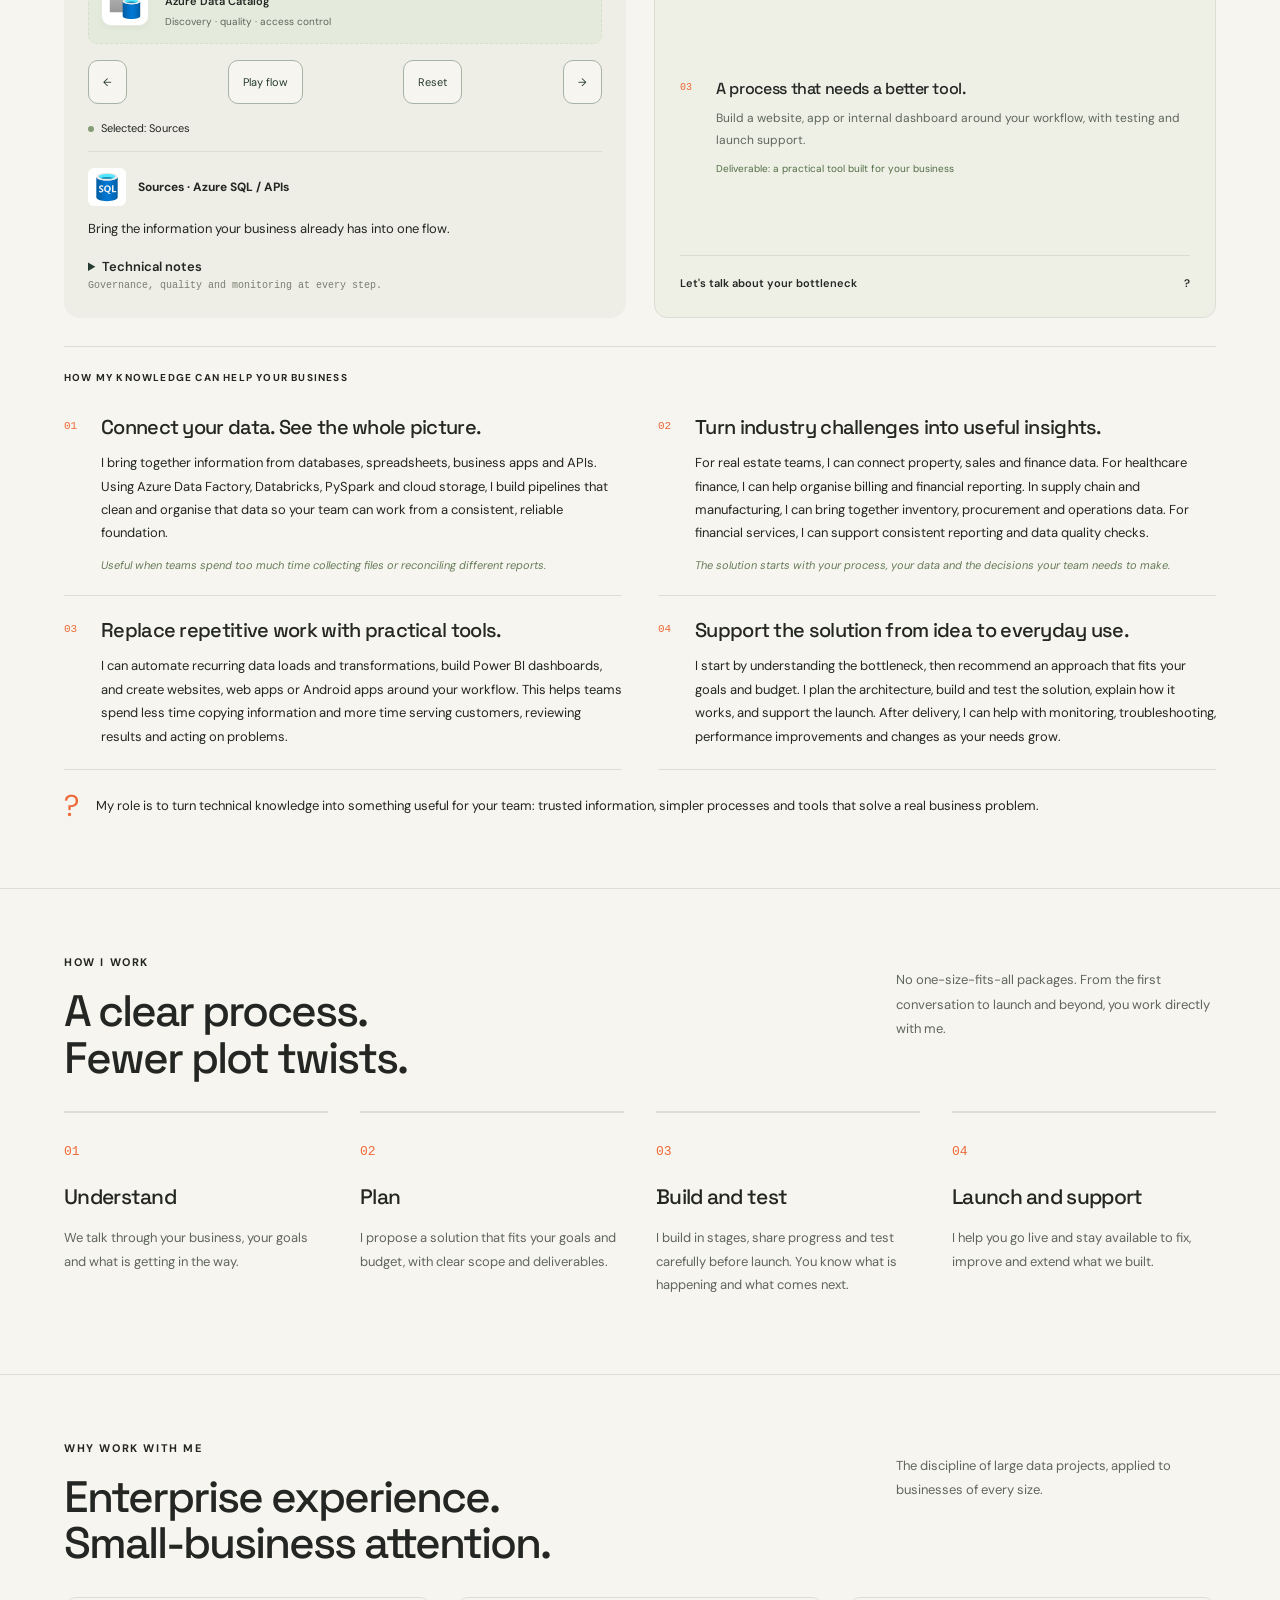
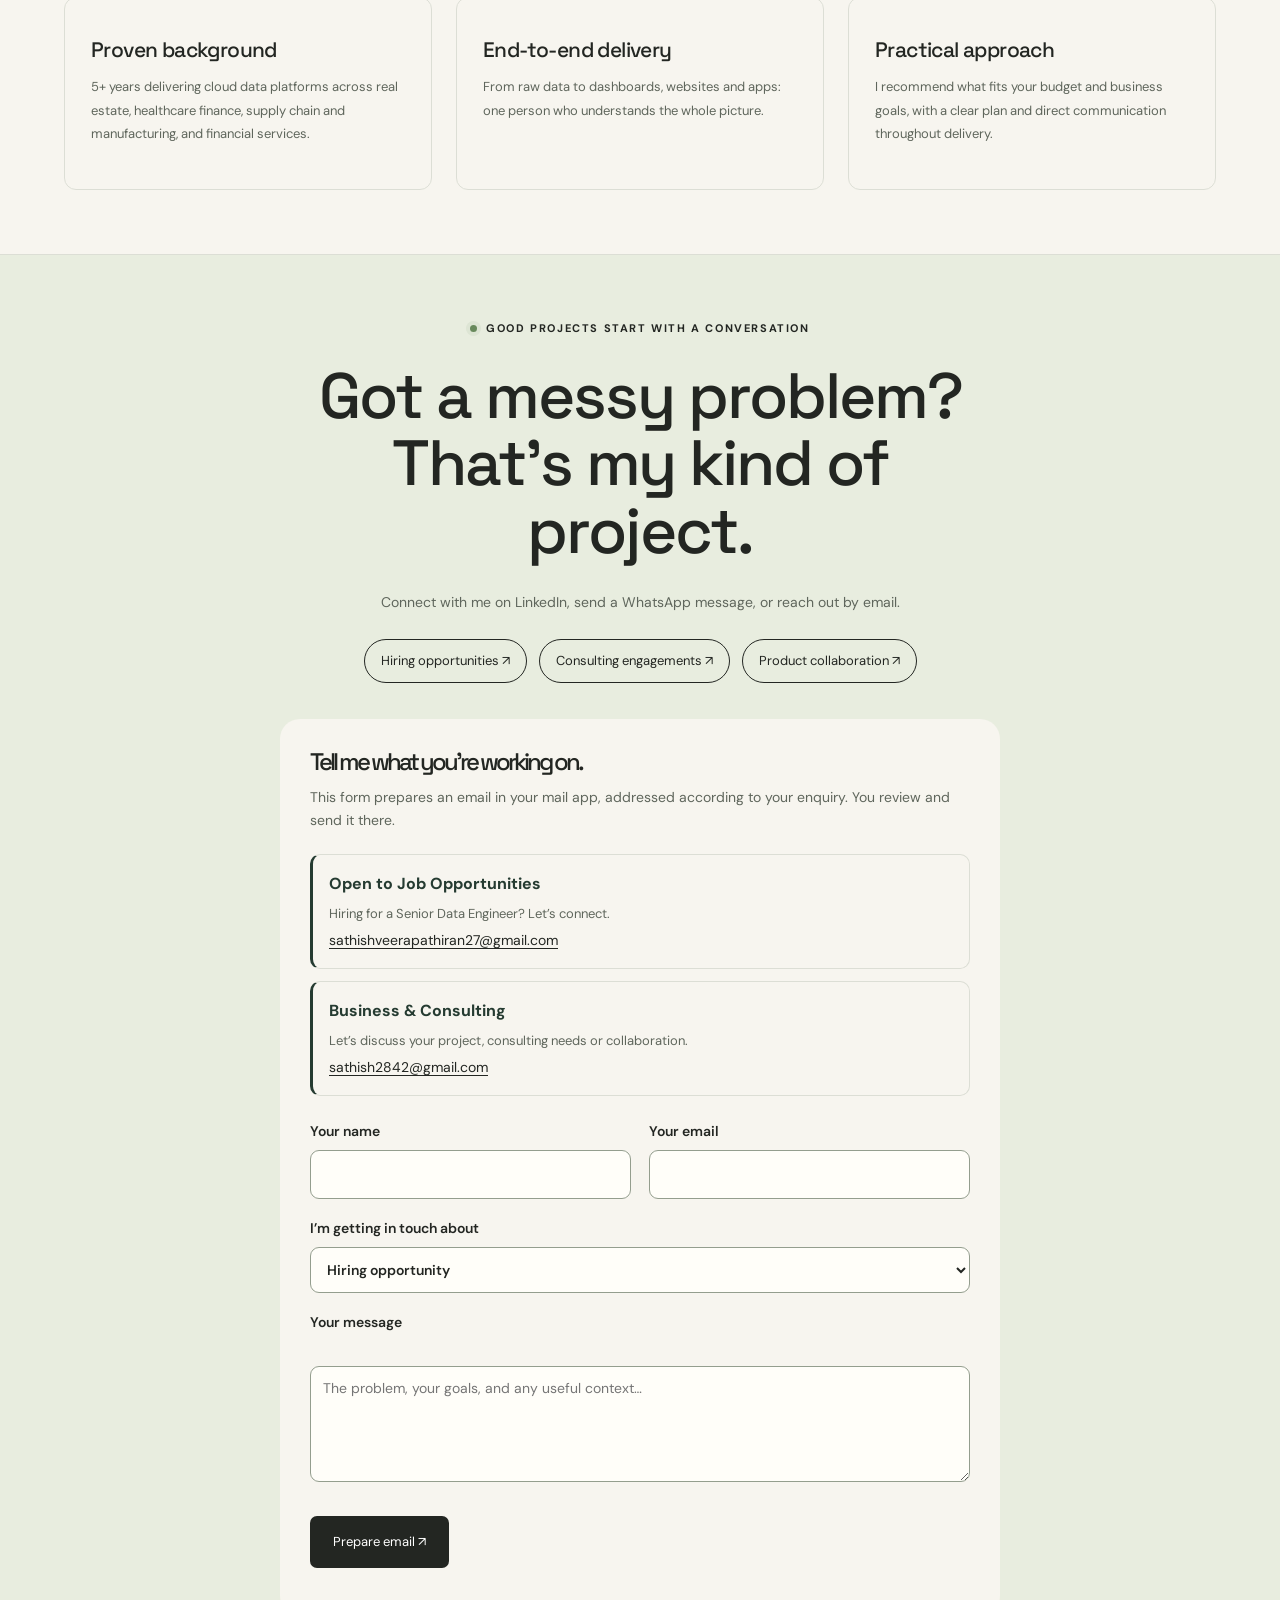
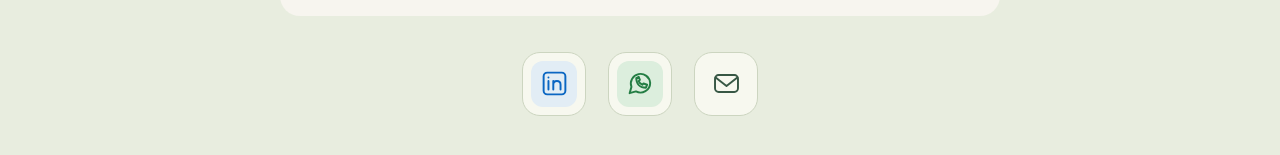
<file: index (1).html>
<!doctype html>
<html lang="en">
<head>
  <meta charset="utf-8">
  <meta name="viewport" content="width=device-width, initial-scale=1">
  <meta name="robots" content="noindex">
  <meta http-equiv="refresh" content="0; url=index.html">
  <title>Portfolio moved</title>
</head>
<body>
  <p>The portfolio has moved to <a href="index.html">the current homepage</a>.</p>
</body>
</html>
</file>
<file: styles.css>
:root {
  --paper: #f7f5ef;
  --ink: #232622;
  --muted: #73776f;
  --line: #dcded5;
  --orange: #ed6939;
  --mint: #d7e4d4;
  --panel: #eeeee6
}

* {
  box-sizing: border-box
}

html {
  scroll-behavior: smooth;
  scroll-padding-top: 90px
}

body {
  margin: 0;
  background: var(--paper);
  color: var(--ink);
  font: 15px/1.65 'DM Sans',sans-serif
}

a {
  color: inherit;
  text-decoration: none
}

button {
  font: inherit;
  cursor: pointer
}

button,a {
  -webkit-tap-highlight-color: transparent
}

button: focus-visible,a:focus-visible {
  outline: 3px solid var(--orange);
  outline-offset: 5px
}

.wrap {
  max-width: 1280px;
  margin: auto;
  padding: 0 64px
}

nav {
  border-bottom: 1px solid var(--line)
}

.nav {
  height: 94px;
  display: flex;
  align-items: center;
  gap: 40px
}

.brand {
  margin-right: auto;
  font-family: 'Space Grotesk',sans-serif;
  font-size: 25px;
  font-weight: 700;
  letter-spacing: -1.5px
}

.brand span {
  color: var(--orange)
}

.nav>a:not(.brand) {
  font-size: 13px
}

.nav .nav-contact {
  border: 1px solid var(--ink);
  border-radius: 30px;
  padding: 10px 20px
}

.hero {
  display: grid;
  grid-template-columns: 1.1fr 1fr;
  gap: 30px;
  align-items: center;
  min-height: 650px;
  padding-top: 52px;
  padding-bottom: 44px
}

.eyebrow {
  display: flex;
  align-items: center;
  gap: 9px;
  font-size: 11px;
  letter-spacing: 1.6px;
  text-transform: uppercase;
  font-weight: 700
}

.dot {
  height: 7px;
  width: 7px;
  background: #68895c;
  border-radius: 50%;
  box-shadow: 0 0 0 4px #68895c16
}

h1,h2,h3 {
  font-family: 'Space Grotesk',sans-serif;
  line-height: 1.06;
  font-weight: 500;
  letter-spacing: -3px
}

h1 {
  font-size: clamp(54px,5.7vw,81px);
  margin: 27px 0 23px
}

h1 em {
  font-style: normal;
  color: var(--orange)
}

.intro {
  max-width: 410px;
  color: var(--muted);
  font-size: 15px;
  line-height: 1.85
}

.intro strong {
  color: var(--ink);
  font-weight: 500
}

.actions {
  display: flex;
  align-items: center;
  gap: 25px;
  margin-top: 30px
}

.button {
  display: inline-flex;
  gap: 30px;
  align-items: center;
  background: var(--ink);
  color: white;
  padding: 15px 23px;
  border: 0;
  border-radius: 7px;
  font-size: 13px
}

.button:hover {
  background: var(--orange)
}

.text-link {
  font-size: 13px;
  border-bottom: 1px solid var(--ink);
  padding: 6px 0
}

.hero-note {
  font-size: 11px;
  color: var(--muted);
  margin-top: 20px
}

.scene {
  position: relative;
  height: 510px;
  perspective: 1000px;
  touch-action: pan-y
}

.scene:before {
  content: '';
  position: absolute;
  inset: 40px 5px 25px;
  border-radius: 50%;
  background: radial-gradient(ellipse,#e4e8d9 0%,#eceee3 45%,transparent 70%)
}

.orbit {
  position: absolute;
  width: 400px;
  height: 400px;
  border: 1px solid #cdd4c2;
  border-radius: 50%;
  left: 50%;
  top: 43%;
  transform: translate(-50%,-50%) rotateX(65deg) rotateZ(-25deg)
}

.orbit.two {
  transform: translate(-50%,-50%) rotateY(65deg) rotateZ(25deg)
}

.model {
  position: absolute;
  left: 50%;
  top: 47%;
  width: 230px;
  height: 290px;
  transform-style: preserve-3d;
  transform: translate(-50%,-50%) rotateX(-8deg) rotateY(-16deg);
  transition: transform .15s ease-out;
  animation: bob 5s ease-in-out infinite
}

.shadow {
  position: absolute;
  bottom: 62px;
  left: 50%;
  width: 200px;
  height: 24px;
  transform: translateX(-50%);
  border-radius: 50%;
  background: #64764a24;
  filter: blur(9px)
}

.float-label {
  position: absolute;
  font: 11px 'Space Grotesk',sans-serif;
  background: #fffdf3d9;
  border: 1px solid #d6d9cc;
  border-radius: 8px;
  padding: 10px 15px;
  box-shadow: 0 6px 20px #33442508;
  z-index: 2
}

.label-one {
  top: 72px;
  right: 0;
  transform: rotate(7deg)
}

.label-two {
  bottom: 107px;
  left: 0;
  transform: rotate(-8deg)
}

.label-two span {
  color: var(--orange)
}

.scene-bottom {
  position: absolute;
  bottom: 10px;
  left: 0;
  right: 0;
  display: flex;
  justify-content: center;
  gap: 15px;
  align-items: center;
  color: var(--muted);
  font-size: 10px
}

.play {
  border: 1px solid #c7cebb;
  border-radius: 50%;
  height: 34px;
  width: 34px;
  background: transparent;
  color: var(--ink)
}

.stats {
  display: grid;
  grid-template-columns: repeat(3,1fr);
  padding: 29px 0 34px;
  border-top: 1px solid var(--line);
  gap: 25px
}

.stat {
  display: flex;
  gap: 15px;
  align-items: center
}

.stat strong {
  font: 500 30px 'Space Grotesk',sans-serif;
  letter-spacing: -1px
}

.stat span {
  font-size: 11px;
  color: var(--muted);
  line-height: 1.6
}

.ticker {
  background: var(--ink);
  color: #dedfd2;
  padding: 18px 0
}

.ticker .wrap {
  display: flex;
  justify-content: space-between;
  gap: 22px;
  flex-wrap: wrap;
  font: 13px 'Space Grotesk',sans-serif
}

.ticker i {
  color: #d0ddbc;
  font-style: normal
}

section.content {
  padding: 90px 0;
  border-bottom: 1px solid var(--line)
}

.section-head {
  display: flex;
  justify-content: space-between;
  align-items: end;
  gap: 30px;
  margin-bottom: 36px
}

h2 {
  font-size: 44px;
  margin: 17px 0 0;
  letter-spacing: -2px
}

.section-head p {
  max-width: 320px;
  color: var(--muted);
  font-size: 13px;
  margin: 0
}

.services {
  display: grid;
  grid-template-columns: repeat(3,1fr);
  gap: 18px
}

.card {
  border: 1px solid var(--line);
  border-radius: 12px;
  padding: 28px;
  transition: transform .25s,box-shadow .25s;
  position: relative
}

.card:hover {
  transform: translateY(-6px);
  box-shadow: 0 15px 25px #26322209
}

.icon {
  font: 28px 'Space Grotesk',sans-serif;
  color: var(--orange);
  height: 54px
}

.card h3 {
  font-size: 21px;
  letter-spacing: -.6px;
  margin: 15px 0
}

.card p {
  font-size: 13px;
  color: var(--muted)
}

.tags {
  display: flex;
  flex-wrap: wrap;
  gap: 7px;
  margin-top: 24px
}

.tags span {
  font-size: 10px;
  border: 1px solid var(--line);
  padding: 4px 9px;
  border-radius: 4px
}

.work-grid {
  display: grid;
  grid-template-columns: 1fr 1fr;
  gap: 22px
}

.work {
  border: 1px solid var(--line);
  border-radius: 12px;
  overflow: hidden
}

.work-art {
  height: 220px;
  background: #e3e9db;
  padding: 32px;
  display: flex;
  justify-content: center;
  align-items: center;
  overflow: hidden
}

.mini-window {
  background: #fcfcf6;
  width: 82%;
  border-radius: 9px;
  padding: 17px;
  transform: rotate(-5deg);
  box-shadow: 10px 16px 0 #c2cdb5;
  transition: transform .3s
}

.work:hover .mini-window {
  transform: rotate(0deg) translateY(-5px)
}

.window-top {
  font-size: 9px;
  border-bottom: 1px solid #e5e5da;
  padding-bottom: 8px;
  display: flex;
  justify-content: space-between
}

.mini-window h4 {
  font: 500 22px 'Space Grotesk',sans-serif;
  letter-spacing: -1px;
  margin: 18px 0 8px
}

.mini-window small {
  font-size: 9px;
  color: #797f73
}

.mini-button {
  width: 84px;
  background: var(--ink);
  color: white;
  border-radius: 3px;
  font-size: 8px;
  text-align: center;
  padding: 7px;
  margin-top: 14px
}

.work-art.data {
  background: #f0ddd1;
  gap: 12px
}

.data-block {
  height: 75px;
  width: 85px;
  border-radius: 12px;
  background: #fff7ef;
  box-shadow: 7px 9px 0 #c9b3a3;
  transform: rotate(-9deg);
  display: grid;
  place-items: center;
  font: 11px monospace
}

.data-block:nth-child(2) {
  transform: rotate(6deg) translateY(-18px);
  background: #ed784a;
  color: #fff
}

.work-copy {
  padding: 25px
}

.work-copy h3 {
  margin: 0 0 10px;
  font-size: 23px;
  letter-spacing: -.7px
}

.work-copy p {
  font-size: 13px;
  color: var(--muted)
}

.work-copy a {
  display: inline-block;
  margin-top: 12px;
  font-size: 12px;
  border-bottom: 1px solid
}

.about-grid {
  display: grid;
  grid-template-columns: 1fr 1fr;
  gap: 70px
}

.about-copy p {
  color: var(--muted);
  font-size: 14px
}

.stack {
  display: flex;
  gap: 9px;
  flex-wrap: wrap;
  margin-top: 24px
}

.stack span {
  border: 1px solid var(--line);
  border-radius: 30px;
  padding: 8px 14px;
  font-size: 11px
}

.pipeline {
  background: var(--panel);
  padding: 27px;
  border-radius: 12px
}

.pipeline>p {
  font-size: 11px;
  color: var(--muted)
}

.stages {
  display: flex;
  gap: 7px;
  flex-wrap: wrap
}

.stages button {
  background: var(--paper);
  border: 1px solid var(--line);
  border-radius: 5px;
  padding: 10px 13px;
  font-size: 11px
}

.stages button[aria-pressed=true] {
  background: var(--ink);
  color: white
}

#stage-info {
  font-size: 13px;
  min-height: 100px;
  margin-top: 22px
}

.pipeline small {
  font: 10px monospace;
  color: #797f70
}

.contact {
  text-align: center;
  padding: 95px 0;
  background: #e8eddf
}

.contact .eyebrow {
  justify-content: center
}

.contact h2 {
  font-size: clamp(40px,5vw,65px);
  max-width: 680px;
  margin: 25px auto
}

.contact p {
  color: var(--muted);
  font-size: 14px
}

.contact textarea {
  display: block;
  width: min(540px,100%);
  margin: 25px auto 16px;
  border: 1px solid #c7cfbc;
  background: #f7f8ef;
  border-radius: 8px;
  padding: 15px;
  font: 14px 'DM Sans',sans-serif;
  resize: vertical;
  min-height: 100px
}

.contact .button {
  margin: auto
}

.contact-status {
  font-size: 12px;
  min-height: 22px
}

footer {
  padding: 24px 0;
  font-size: 11px;
  color: var(--muted)
}

footer .wrap {
  display: flex;
  justify-content: space-between
}

.skip {
  position: absolute;
  top: -80px;
  background: var(--ink);
  color: white;
  padding: 10px;
  z-index: 5
}

.skip:focus {
  top: 0
}

@keyframes bob {
  50% {
    margin-top: -13px
  }
}

@media(min-width:1500px) {
  .hero {
    min-height: 700px
  }
}

@media(max-width:950px) {
  .wrap {
    padding: 0 30px
  }
  .nav {
    gap: 23px
  }
  .hero {
    grid-template-columns: 1fr 1fr
  }
  h1 {
    font-size: 58px
  }
  .scene {
    transform: scale(.85);
    margin: 0 -30px
  }
  .services {
    grid-template-columns: 1fr
  }
  .card {
    padding: 25px
  }
  .about-grid {
    gap: 30px
  }
  .section-head p {
    max-width: 270px
  }
  .stat {
    gap: 10px
  }
  .stat strong {
    font-size: 25px
  }
}

@media(max-width:650px) {
  .wrap {
    padding: 0 22px
  }
  .nav {
    height: 76px;
    gap: 18px
  }
  .nav>a:not(.brand) {
    font-size: 11px
  }
  .nav .nav-contact {
    padding: 7px 12px
  }
  .nav .about-nav {
    display: none
  }
  .brand {
    font-size: 23px
  }
  .hero {
    grid-template-columns: 1fr;
    padding-top: 40px;
    gap: 0
  }
  h1 {
    font-size: 59px
  }
  .intro {
    font-size: 14px
  }
  .scene {
    height: 430px;
    margin: -5px 0 0;
    transform: scale(.9)
  }
  .label-one {
    right: -8px
  }
  .stats {
    gap: 15px
  }
  .stat {
    display: block
  }
  .stat strong {
    display: block;
    font-size: 26px
  }
  .stat span {
    font-size: 10px
  }
  .ticker .wrap {
    justify-content: center;
    font-size: 11px;
    gap: 13px
  }
  .section-head {
    display: block
  }
  .section-head p {
    margin-top: 20px;
    max-width: 100%
  }
  h2 {
    font-size: 35px
  }
  .work-grid,.about-grid {
    grid-template-columns: 1fr
  }
  .work-art {
    height: 210px
  }
  section.content {
    padding: 60px 0
  }
  .contact {
    padding: 65px 0
  }
  footer .wrap {
    gap: 20px;
    font-size: 10px
  }
  .orbit {
    width: 330px;
    height: 330px
  }
}

@media(prefers-reduced-motion:reduce) {
  *,*:before,*:after {
    animation: none!important;
    transition: none!important
  }
  html {
    scroll-behavior: auto
  }
}

.service-list {
  list-style: none;
  margin: 20px 0 0;
  padding: 15px 0 0;
  border-top: 1px solid var(--line);
  font-size: 12px;
  color: var(--muted)
}

.service-list li {
  margin: 7px 0;
  padding-left: 19px;
  position: relative
}

.service-list li:before {
  content: '+';
  color: var(--orange);
  position: absolute;
  left: 0;
  font-weight: 700
}

.skill-row {
  display: grid;
  grid-template-columns: 180px 1fr;
  align-items: start;
  gap: 25px;
  padding: 24px 0;
  border-bottom: 1px solid var(--line)
}

.skill-row:last-child {
  border: 0
}

.skill-row h3 {
  font-size: 17px;
  letter-spacing: -.5px;
  margin: 10px 0
}

.skill-row .stack {
  margin: 0
}

.project-more {
  display: grid;
  grid-template-columns: repeat(3,1fr);
  gap: 18px;
  margin-top: 24px
}

.project-more .eyebrow {
  font-size: 9px;
  letter-spacing: 1px
}

.project-more h3 {
  font-size: 21px
}

.process-grid {
  display: grid;
  grid-template-columns: repeat(4,1fr);
  gap: 25px
}

.process-step {
  border-top: 2px solid var(--line);
  padding-top: 20px
}

.process-step>span {
  font: 13px monospace;
  color: var(--orange)
}

.process-step h3 {
  font-size: 21px;
  letter-spacing: -.7px
}

.process-step p {
  font-size: 13px;
  color: var(--muted)
}

#stage-info {
  min-height: 150px
}

@media(max-width:950px) {
  .project-more,.process-grid {
    grid-template-columns: repeat(2,1fr)
  }
  .nav {
    gap: 16px
  }
}

@media(max-width:650px) {
  .skill-row {
    grid-template-columns: 1fr;
    gap: 10px
  }
  .project-more,.process-grid {
    grid-template-columns: 1fr
  }
  .skill-row h3 {
    margin: 0
  }
  .project-more {
    gap: 15px
  }
}

/* Rounded astronaut companion with layered perspective and cursor-following eyes. */
.astro-bot {
  width: 240px;
  height: 350px;
  top: 47%;
  animation: none;
  transform: translate(-50%,-50%) rotateX(-5deg) rotateY(-12deg)
}

.astro-float {
  position: relative;
  width: 100%;
  height: 100%;
  transform-style: preserve-3d;
  animation: astro-hover 5s ease-in-out infinite
}

.astro-head {
  position: absolute;
  left: 20px;
  top: 20px;
  width: 200px;
  height: 172px;
  border-radius: 85px 85px 65px 65px;
  background: radial-gradient(ellipse at 30% 20%,#fffef4,#e7eadf 58%,#9fae9e);
  box-shadow: inset 4px 4px 5px white,inset -8px -8px 12px #4c645533,14px 16px 24px #354b3920;
  transform: translateZ(35px)
}

.astro-visor {
  position: absolute;
  inset: 28px 15px 25px;
  border-radius: 60px 60px 47px 47px;
  background: radial-gradient(ellipse at 40% 35%,#264954,#0e212c 80%);
  border: 6px solid #637971;
  box-shadow: inset 0 6px 12px #0008,0 3px 2px #ffffffa0;
  overflow: hidden
}

.astro-eyes {
  position: absolute;
  top: 32px;
  left: 0;
  right: 0;
  display: flex;
  justify-content: center;
  gap: 34px;
  transform: translate(var(--eye-x,0px),var(--eye-y,0px))
}

.astro-eyes span {
  width: 21px;
  height: 30px;
  border-radius: 12px;
  background: #9ce7fa;
  box-shadow: 0 0 17px #6de2ff90,inset 0 2px 2px #e6fdff;
  animation: astro-blink 6s infinite
}

.astro-smile {
  position: absolute;
  left: calc(50% - 11px);
  bottom: 16px;
  width: 22px;
  height: 9px;
  border-bottom: 3px solid #9ce7fa;
  border-radius: 0 0 20px 20px
}

.visor-glint {
  position: absolute;
  top: 8px;
  left: 16px;
  width: 66px;
  height: 24px;
  border-radius: 50%;
  background: linear-gradient(160deg,#ffffff30,transparent);
  transform: rotate(-25deg)
}

.astro-ear {
  position: absolute;
  top: 65px;
  width: 20px;
  height: 49px;
  border-radius: 10px;
  background: linear-gradient(90deg,#e5e9dc,#839b8e);
  border: 2px solid #e0e6d8
}

.ear-l {
  left: -13px
}

.ear-r {
  right: -13px
}

.astro-antenna {
  position: absolute;
  left: 176px;
  top: 0;
  width: 6px;
  height: 37px;
  border-radius: 3px;
  background: #6b8172;
  transform: rotate(20deg)
}

.astro-antenna i {
  position: absolute;
  top: -8px;
  left: -6px;
  width: 18px;
  height: 18px;
  border-radius: 50%;
  background: #ed784a;
  box-shadow: inset -3px -3px 4px #9c3e22,0 0 12px #ed784a30
}

.astro-neck {
  position: absolute;
  left: 86px;
  top: 179px;
  width: 70px;
  height: 26px;
  border-radius: 12px;
  background: repeating-linear-gradient(#8f9e8e 0 4px,#dce4d6 4px 7px);
  transform: translateZ(12px)
}

.astro-body {
  position: absolute;
  left: 57px;
  top: 196px;
  width: 128px;
  height: 99px;
  border-radius: 33px 33px 37px 37px;
  background: linear-gradient(130deg,#fffdf1,#d8dfd0 60%,#9eaf9a);
  box-shadow: inset 3px 3px 4px white,inset -5px -4px 8px #536b5530,9px 12px 20px #344a3220;
  transform: translateZ(15px);
  overflow: hidden
}

.astro-panel {
  position: absolute;
  left: 30px;
  top: 18px;
  width: 69px;
  height: 48px;
  border: 2px solid #b0bfa9;
  border-radius: 10px;
  background: #3c5547;
  padding: 5px 10px;
  box-shadow: 0 2px 2px white
}

.astro-panel span {
  display: block;
  color: #e2eed2;
  font: 9px monospace;
  margin-bottom: 4px
}

.astro-panel i {
  display: inline-block;
  width: 6px;
  height: 6px;
  margin-right: 4px;
  background: #9ce7fa;
  border-radius: 50%
}

.astro-panel i:nth-last-child(1) {
  background: #ed784a
}

.astro-belt {
  position: absolute;
  left: 0;
  right: 0;
  bottom: 15px;
  height: 10px;
  background: #bbc8ae;
  border-top: 2px solid #e8eddf
}

.astro-pack {
  position: absolute;
  left: 48px;
  top: 193px;
  width: 144px;
  height: 94px;
  background: linear-gradient(90deg,#6c8773,#a4b99b,#6c8773);
  border-radius: 22px;
  transform: translateZ(-28px);
  box-shadow: 6px 7px 12px #38503725
}

.astro-arm {
  position: absolute;
  top: 202px;
  width: 35px;
  height: 78px;
  border-radius: 24px;
  background: linear-gradient(100deg,#fffdf0,#acbda4);
  box-shadow: inset 2px 2px 3px white;
  transform-origin: top;
  transform-style: preserve-3d
}

.astro-left {
  left: 20px;
  transform: rotate(18deg)
}

.astro-right {
  right: 17px;
  animation: astro-wave 5s ease-in-out infinite
}

.astro-arm div {
  position: absolute;
  bottom: -9px;
  left: 0;
  width: 35px;
  height: 31px;
  border-radius: 12px 12px 18px 18px;
  background: linear-gradient(110deg,#91a48a,#5d775f);
  border-top: 6px solid #ed8755
}

.astro-leg {
  position: absolute;
  top: 285px;
  width: 40px;
  height: 42px;
  border-radius: 10px;
  background: linear-gradient(90deg,#c8d3bc,#f3f5e7,#aaba9e)
}

.leg-l {
  left: 69px
}

.leg-r {
  right: 65px
}

.astro-boot {
  position: absolute;
  top: 316px;
  width: 57px;
  height: 30px;
  border-radius: 16px 16px 11px 11px;
  background: linear-gradient(130deg,#fffef0,#abbc9e);
  border-bottom: 7px solid #6c8266;
  box-shadow: inset 2px 2px 2px white,5px 5px 7px #3b503622;
  transform: translateZ(20px)
}

.boot-l {
  left: 56px
}

.boot-r {
  right: 52px
}

.scene .shadow {
  display: block;
  bottom: 47px;
  width: 180px
}

.scene-bottom {
  z-index: 3
}

@keyframes astro-hover {
  50% {
    transform: translateY(-14px) rotateZ(2deg)
  }
}

@keyframes astro-blink {
  0%,44%,48%,100% {
    scale: 1 1
  }
  46% {
    scale: 1 .1
  }
}

@keyframes astro-wave {
  0%,55%,100% {
    transform: rotate(-20deg)
  }
  65%,85% {
    transform: rotate(-48deg)
  }
  75% {
    transform: rotate(-33deg)
  }
}

@media(max-width:650px) {
  .astro-bot {
    top: 44%;
    scale: .9
  }
  .scene .shadow {
    bottom: 24px
  }
}

@media(prefers-reduced-motion:reduce) {
  .astro-float,.astro-eyes span,.astro-right {
    animation: none
  }
}

.tool-stages {
  display: grid;
  grid-template-columns: 1fr 1fr;
  gap: 10px
}

.tool-stages button {
  display: flex;
  align-items: center;
  gap: 11px;
  text-align: left;
  padding: 12px;
  border-radius: 9px;
  min-width: 0;
  min-height: 78px;
  background: #fafbf4;
  border: 1px solid #d8dece;
  color: var(--ink)
}

.tool-stages .tool-icon {
  flex: 0 0 48px;
  height: 48px;
  display: grid;
  place-items: center;
  background: white;
  border: 1px solid #e7eadf;
  border-radius: 10px;
  box-shadow: 0 3px 6px #34432208
}

.tool-icon img {
  object-fit: contain
}

.tool-stage-label {
  min-width: 0
}

.tool-stage-label small {
  display: block;
  font: 9px 'DM Sans',sans-serif;
  letter-spacing: .4px;
  color: var(--muted);
  margin-bottom: 4px
}

.tool-stage-label strong {
  display: block;
  font: 600 11px/1.4 'DM Sans',sans-serif
}

.tool-stages button[aria-pressed=true] {
  background: #253b31;
  color: #f7faef;
  border-color: #253b31
}

.tool-stages button[aria-pressed=true] small {
  color: #c9d6bd
}

.tool-stages button:last-child {
  grid-column: 1/-1;
  border-style: dashed;
  min-height: 65px
}

.tool-check {
  display: none;
  margin-left: auto;
  color: #809966
}

.tool-stages button.is-complete .tool-check {
  display: block
}

.tool-stages button.is-complete:after {
  content: none
}

.stage-detail-heading {
  display: flex;
  align-items: center;
  gap: 10px;
  font-size: 12px
}

.stage-detail-heading img {
  object-fit: contain;
  background: white;
  padding: 4px;
  border-radius: 6px;
  width: 38px;
  height: 38px
}

#stage-info {
  min-height: 160px
}

.is-processing .tool-stages button[aria-pressed=true] .tool-icon {
  box-shadow: 0 0 0 3px #ed875540
}

@media(max-width:1100px) and (min-width:651px) {
  .tool-stages {
    grid-template-columns: 1fr
  }
  .tool-stages button:last-child {
    grid-column: auto
  }
}

@media(max-width:390px) {
  .tool-stages {
    grid-template-columns: 1fr
  }
  .tool-stages button:last-child {
    grid-column: auto
  }
}

/* Tool cards form the processing architecture itself; packets travel on its edges. */
.architecture-nodes {
  display: grid;
  grid-template-columns: minmax(0,1fr) 42px minmax(0,1fr) 42px minmax(0,1fr);
  grid-template-rows: auto 46px auto 40px auto;
  gap: 0;
  align-items: stretch;
  position: relative;
  margin-top: 24px
}

.architecture-nodes button {
  min-height: 105px;
  position: relative;
  z-index: 2;
  padding: 13px 10px;
  display: flex;
  flex-direction: column;
  align-items: flex-start;
  gap: 10px;
  transition: background .3s,border-color .3s,box-shadow .3s
}

.architecture-nodes .tool-icon {
  width: 48px;
  flex: 0 0 48px
}

.architecture-nodes .tool-stage-label strong {
  font-size: 11px
}

.architecture-nodes .tool-stage-label small {
  font-size: 9px
}

.architecture-nodes [data-stage="0"] {
  grid-column: 1;
  grid-row: 1
}

.architecture-nodes [data-stage="1"] {
  grid-column: 3;
  grid-row: 1
}

.architecture-nodes [data-stage="2"] {
  grid-column: 5;
  grid-row: 1
}

.architecture-nodes [data-stage="3"] {
  grid-column: 5;
  grid-row: 3
}

.architecture-nodes [data-stage="4"] {
  grid-column: 3;
  grid-row: 3
}

.architecture-nodes [data-stage="5"] {
  grid-column: 1;
  grid-row: 3
}

.architecture-nodes button[data-stage="6"] {
  grid-column: 1/-1;
  grid-row: 5;
  min-height: 75px;
  flex-direction: row;
  align-items: center;
  border-style: dashed;
  background: #e4eadc
}

.architecture-nodes button[data-stage="6"][aria-pressed=true] {
  background: #253b31
}

.governance-caption {
  display: block;
  font-size: 10px;
  color: var(--muted);
  margin-top: 4px
}

.architecture-nodes [aria-pressed=true] .governance-caption {
  color: #c9d6bd
}

.architecture-link {
  position: relative;
  z-index: 1;
  align-self: center;
  height: 2px;
  background: #b9c9ae;
  overflow: visible
}

.architecture-link:after {
  content: '';
  position: absolute;
  right: 0;
  top: -3px;
  width: 6px;
  height: 6px;
  border-top: 2px solid #8ba27d;
  border-right: 2px solid #8ba27d;
  transform: rotate(45deg)
}

.link-1 {
  grid-column: 2;
  grid-row: 1
}

.link-2 {
  grid-column: 4;
  grid-row: 1
}

.link-3 {
  grid-column: 5;
  grid-row: 2;
  width: 2px;
  height: 100%;
  justify-self: center;
  align-self: stretch
}

.link-3:after {
  right: -3px;
  top: auto;
  bottom: 1px;
  transform: rotate(135deg)
}

.link-4 {
  grid-column: 4;
  grid-row: 3;
  transform: rotate(180deg)
}

.link-5 {
  grid-column: 2;
  grid-row: 3;
  transform: rotate(180deg)
}

.architecture-link i {
  display: none;
  position: absolute;
  left: 0;
  top: -2px;
  width: 7px;
  height: 7px;
  border-radius: 50%;
  background: var(--orange);
  box-shadow: 0 0 7px #ed875570;
  opacity: 0
}

.is-processing .architecture-link i {
  display: block;
  animation: edge-packet 2.1s linear infinite
}

.is-processing .architecture-link i:nth-child(2) {
  animation-delay: .7s
}

.is-processing .architecture-link i:nth-child(3) {
  animation-delay: 1.4s
}

.is-processing .link-3 i {
  left: -2px;
  top: 0;
  animation-name: edge-packet-down
}

.architecture-link.link-active {
  background: var(--orange)
}

.architecture-nodes:after {
  content: '';
  position: absolute;
  left: 16%;
  right: 16%;
  bottom: 75px;
  height: 40px;
  border-left: 1px dashed #a8b99a;
  border-right: 1px dashed #a8b99a;
  pointer-events: none
}

.architecture-nodes button.is-complete:after {
  content: none
}

.tool-check {
  display: none!important
}

.pipeline-controls {
  display: flex;
  align-items: center;
  justify-content: space-between;
  gap: 14px;
  padding-top: 20px;
  margin-top: 4px;
  font-size: 11px
}

.pipeline-controls button {
  border: 1px solid var(--line);
  border-radius: 6px;
  background: var(--ink);
  color: white;
  padding: 7px 13px;
  font-size: 11px
}

.run-status {
  display: flex;
  align-items: center;
  gap: 7px
}

.run-status i {
  width: 6px;
  height: 6px;
  background: #879c76;
  border-radius: 50%
}

.is-processing .run-status i {
  background: var(--orange);
  animation: architecture-pulse 1.4s ease-in-out infinite
}

#stage-info {
  border-top: 1px solid var(--line);
  padding-top: 19px;
  margin-top: 20px;
  min-height: 150px
}

#stage-info.stage-enter {
  animation: architecture-detail .3s ease
}

@keyframes edge-packet {
  0% {
    left: 0;
    opacity: 0
  }
  15% {
    opacity: 1
  }
  85% {
    opacity: 1
  }
  100% {
    left: calc(100% - 4px);
    opacity: 0
  }
}

@keyframes edge-packet-down {
  0% {
    top: 0;
    opacity: 0
  }
  15% {
    opacity: 1
  }
  85% {
    opacity: 1
  }
  100% {
    top: calc(100% - 4px);
    opacity: 0
  }
}

@keyframes architecture-pulse {
  50% {
    box-shadow: 0 0 0 4px #ed875530;
    opacity: .6
  }
}

@keyframes architecture-detail {
  from {
    opacity: .35;
    transform: translateY(4px)
  }
  to {
    opacity: 1;
    transform: none
  }
}

@media(min-width:951px) {
  .about-grid {
    grid-template-columns: .85fr 1.15fr;
    gap: 45px
  }
}

@media(max-width:950px) and (min-width:651px) {
  .about-grid {
    grid-template-columns: 1fr
  }
  .architecture-nodes button {
    flex-direction: row;
    align-items: center;
    min-height: 90px
  }
  .architecture-nodes button[data-stage="6"] {
    min-height: 75px
  }
}

@media(max-width:480px) {
  .architecture-nodes {
    grid-template-columns: minmax(0,1fr) 24px minmax(0,1fr) 24px minmax(0,1fr)
  }
  .pipeline {
    padding: 20px 14px
  }
  .architecture-nodes button {
    padding: 10px 7px;
    min-height: 130px
  }
  .architecture-nodes .tool-icon {
    width: 40px;
    height: 40px;
    flex-basis: 40px
  }
  .tool-icon img {
    width: 30px;
    height: 30px
  }
  .architecture-nodes .tool-stage-label strong {
    font-size: 10px
  }
  .architecture-nodes .tool-stage-label small {
    font-size: 8px
  }
  .governance-caption {
    font-size: 9px
  }
}

@media(prefers-reduced-motion:reduce) {
  .architecture-link i {
    display: none!important
  }
  .run-status i,#stage-info.stage-enter {
    animation: none!important
  }
  .architecture-nodes button {
    transition: none
  }
}

/* Custom SV signature mark and full-name wordmark. */
.nav .brand {
  display: inline-flex;
  align-items: center;
  gap: 12px;
  flex-shrink: 0;
  letter-spacing: -.6px;
  line-height: 1.05
}

.brand .brand-monogram {
  display: block;
  width: 48px;
  height: 48px;
  transition: transform .25s
}

.brand:hover .brand-monogram {
  transform: rotate(-6deg)
}

.brand .brand-name {
  display: block;
  font: 600 19px/1.15 'Space Grotesk',sans-serif;
  color: var(--ink)
}

.brand .brand-surname {
  display: block;
  font-size: 15px;
  font-weight: 500;
  letter-spacing: -.35px;
  color: var(--ink);
  margin-top: 3px
}

.brand .brand-dot {
  color: var(--orange)
}

@media(max-width:1100px) {
  .nav {
    gap: 17px
  }
  .nav .brand {
    gap: 9px
  }
  .brand .brand-name {
    font-size: 17px
  }
  .brand .brand-surname {
    font-size: 13px
  }
}

@media(max-width:650px) {
  .nav .brand {
    gap: 8px
  }
  .brand .brand-monogram {
    width: 39px;
    height: 39px
  }
  .brand-monogram svg {
    width: 39px;
    height: 39px
  }
  .brand .brand-name {
    font-size: 15px
  }
  .brand .brand-surname {
    font-size: 11px
  }
  .nav {
    gap: 12px
  }
  .nav>a:not(.brand) {
    font-size: 10px
  }
  .nav .nav-contact {
    padding: 7px 9px
  }
}

@media(max-width:380px) {
  .nav>a[href="#work"] {
    display: none
  }
}

.contact-links {
  display: grid;
  grid-template-columns: repeat(3,1fr);
  gap: 14px;
  max-width: 850px;
  margin: 30px auto 35px;
  text-align: left
}

.contact-method {
  display: flex;
  align-items: center;
  gap: 13px;
  min-width: 0;
  border: 1px solid #ccd5c0;
  background: #f7f8ef;
  border-radius: 12px;
  padding: 21px 18px;
  transition: transform .2s,border-color .2s
}

.contact-icon {
  flex: 0 0 44px;
  width: 44px;
  height: 44px;
  border-radius: 12px;
  display: grid;
  place-items: center;
  background: #e4eadc;
  color: #375744
}

.contact-method[data-contact="linkedin"] .contact-icon {
  background: #e2edf5;
  color: #0a66c2
}

.contact-method[data-contact="whatsapp"] .contact-icon {
  background: #dceedd;
  color: #247d44
}

.contact-method strong {
  display: block;
  font: 600 14px 'Space Grotesk',sans-serif
}

.contact-value {
  display: block;
  font-size: 11px;
  color: var(--muted);
  margin-top: 5px;
  overflow-wrap: anywhere
}

.contact-method[href]:hover {
  transform: translateY(-3px);
  border-color: var(--orange)
}

@media(max-width:750px) {
  .contact-links {
    grid-template-columns: 1fr;
    max-width: 540px
  }
  .contact-method {
    padding: 16px 18px
  }
}

/* Compact contact links:visible icons only, with accessible names. */
.contact-links {
  display: flex;
  justify-content: center;
  gap: 18px;
  max-width: none;
  margin: 30px auto 0
}

.contact-method {
  padding: 0;
  width: 64px;
  height: 64px;
  min-width: 64px;
  justify-content: center;
  border-radius: 18px;
  background: #f7f8ef
}

.contact-method .contact-icon {
  width: 46px;
  height: 46px;
  flex-basis: 46px;
  background: transparent
}

.contact-icon svg {
  width: 29px;
  height: 29px
}

.contact-method[href]:hover {
  transform: translateY(-5px);
  box-shadow: 0 8px 20px #344a3110
}

.contact-value {
  display: none
}

.story-notes {
  margin-top: 38px;
  padding-top: 25px;
  border-top: 1px solid var(--line)
}

.story-notes>.eyebrow {
  font-size: 10px;
  letter-spacing: 1.2px;
  margin-bottom: 9px
}

.story-chapter {
  display: grid;
  grid-template-columns: 29px 1fr;
  gap: 13px;
  padding: 24px 0;
  border-bottom: 1px solid var(--line)
}

.chapter-number {
  font: 11px monospace;
  color: var(--orange);
  padding-top: 4px
}

.story-chapter h3 {
  font-size: 21px;
  line-height: 1.2;
  letter-spacing: -.7px;
  margin: 0 0 11px
}

.story-chapter p {
  font-size: 13px;
  line-height: 1.85;
  margin: 0
}

.story-aside {
  display: block;
  margin-top: 12px;
  color: #657b59;
  font-size: 11px;
  font-style: italic
}

.story-chapter a {
  display: inline-block;
  margin-top: 13px;
  font-size: 11px;
  border-bottom: 1px solid var(--ink)
}

.story-signoff {
  display: flex;
  gap: 13px;
  align-items: center;
  padding-top: 23px
}

.story-signoff>span {
  font-size: 30px;
  color: var(--orange)
}

.story-signoff p {
  font-size: 12px;
  margin: 0;
  line-height: 1.8
}

.about-grid {
  align-items: start
}

/* Consistent alignment and generous spacing across the portfolio. */
section.content {
  padding: 100px 0
}

.section-head {
  align-items: flex-start;
  gap: 48px;
  margin-bottom: 44px
}

.section-head>div {
  flex: 1;
  min-width: 0
}

.section-head>p {
  padding-top: 30px;
  line-height: 1.9
}

.services {
  gap: 24px;
  align-items: stretch
}

.services .card {
  display: flex;
  flex-direction: column;
  padding: 32px
}

.services .card h3 {
  line-height: 1.3;
  min-height: 2.6em;
  margin: 14px 0 16px
}

.services .card>p {
  line-height: 1.9;
  margin: 0 0 24px
}

.services .service-list {
  margin-top: auto;
  padding-top: 20px
}

.service-list li {
  margin: 10px 0
}

.project-more {
  gap: 24px;
  margin-top: 28px
}

.project-more .card {
  padding: 30px
}

.project-more h3 {
  line-height: 1.3;
  margin: 18px 0 14px
}

.project-more p {
  line-height: 1.9
}

.work-grid {
  gap: 28px
}

.work-copy {
  padding: 30px
}

.work-copy h3 {
  line-height: 1.3;
  margin: 12px 0 16px
}

.work-copy p {
  line-height: 1.9
}

.about-grid {
  grid-template-columns: minmax(0,1fr) minmax(0,1.08fr);
  gap: 64px;
  align-items: start
}

.about-copy,.pipeline {
  min-width: 0
}

.about-copy h2 {
  line-height: 1.14;
  margin-bottom: 28px
}

.about-copy>p {
  margin: 0 0 22px;
  line-height: 1.95
}

.about-copy>.stack {
  gap: 10px;
  margin-top: 30px
}

.stack span {
  padding: 9px 15px
}

.story-notes {
  margin-top: 42px;
  padding-top: 30px
}

.story-notes>.eyebrow {
  line-height: 1.7;
  margin-bottom: 12px
}

.story-chapter {
  grid-template-columns: 28px minmax(0,1fr);
  gap: 16px;
  padding: 30px 0
}

.story-chapter h3 {
  font-size: 21px;
  line-height: 1.35;
  margin: 0 0 16px
}

.story-chapter p {
  font-size: 14px;
  line-height: 1.95;
  margin: 0
}

.chapter-number {
  padding-top: 6px
}

.story-aside {
  font-size: 12px;
  line-height: 1.85;
  margin-top: 17px
}

.story-signoff {
  align-items: flex-start;
  gap: 17px;
  padding-top: 28px
}

.story-signoff>span {
  line-height: 1.2
}

.story-signoff p {
  font-size: 13px;
  line-height: 1.9
}

.pipeline {
  padding: 32px;
  border-radius: 16px
}

.pipeline>h3 {
  line-height: 1.3!important;
  margin: 22px 0 18px
}

.pipeline>p {
  font-size: 12px;
  line-height: 1.9;
  margin: 0 0 28px
}

.pipeline>.eyebrow {
  font-size: 10px;
  line-height: 1.6
}

.architecture-nodes {
  margin-top: 28px;
  grid-template-columns: minmax(0,1fr) 32px minmax(0,1fr) 32px minmax(0,1fr);
  grid-template-rows: auto 52px auto 42px auto
}

.architecture-nodes button {
  min-height: 143px;
  padding: 15px 10px;
  gap: 14px;
  justify-content: flex-start
}

.architecture-nodes .tool-stage-label {
  width: 100%
}

.architecture-nodes .tool-stage-label small {
  min-height: 25px;
  line-height: 1.6;
  margin-bottom: 5px
}

.architecture-nodes .tool-stage-label strong {
  font-size: 11px;
  line-height: 1.65;
  overflow-wrap: normal
}

.architecture-nodes button[data-stage="6"] {
  min-height: 85px;
  gap: 16px;
  padding: 16px
}

.architecture-nodes button[data-stage="6"] .tool-stage-label {
  width: auto
}

.architecture-nodes button[data-stage="6"] small {
  min-height: 0
}

.architecture-nodes:after {
  bottom: 85px;
  height: 42px
}

.pipeline-controls {
  padding-top: 25px;
  margin-top: 0;
  min-height: 47px
}

.run-status {
  line-height: 1.6
}

#stage-info {
  padding-top: 24px;
  margin-top: 22px;
  min-height: 190px
}

.stage-detail-heading {
  gap: 12px;
  line-height: 1.6;
  align-items: center
}

#stage-info p {
  line-height: 1.95;
  margin: 18px 0 24px
}

.pipeline>small {
  display: block;
  font-size: 10px;
  line-height: 1.9
}

.process-grid {
  gap: 32px
}

.process-step {
  padding-top: 25px
}

.process-step h3 {
  line-height: 1.3;
  margin: 20px 0 16px
}

.process-step p {
  line-height: 1.9
}

.skill-row {
  padding: 27px 0;
  gap: 32px
}

.contact {
  padding: 100px 0
}

.contact-links {
  margin-top: 36px;
  gap: 22px
}

@media(max-width:1100px) {
  .about-grid {
    grid-template-columns: 1fr;
    gap: 48px
  }
  .pipeline {
    width: 100%;
    max-width: 760px;
    justify-self: start
  }
  .about-copy {
    max-width: 760px
  }
  .architecture-nodes button {
    min-height: 130px
  }
  .architecture-nodes button[data-stage="6"] {
    min-height: 85px
  }
  .services .card {
    padding: 27px
  }
  .section-head {
    gap: 30px
  }
}

@media(max-width:950px) and (min-width:651px) {
  .architecture-nodes button {
    flex-direction: column;
    align-items: flex-start
  }
  .architecture-nodes button[data-stage="6"] {
    flex-direction: row;
    align-items: center
  }
}

@media(max-width:650px) {
  section.content {
    padding: 66px 0
  }
  .section-head {
    display: block;
    margin-bottom: 32px
  }
  .section-head>p {
    padding-top: 0;
    margin-top: 24px;
    line-height: 1.9
  }
  .about-grid {
    gap: 38px
  }
  .about-copy h2 {
    margin-bottom: 24px
  }
  .story-chapter {
    padding: 26px 0;
    grid-template-columns: 24px minmax(0,1fr);
    gap: 12px
  }
  .story-chapter h3 {
    font-size: 20px
  }
  .story-chapter p {
    font-size: 13px;
    line-height: 1.95
  }
  .services .card h3 {
    min-height: 0
  }
  .services .card {
    padding: 27px
  }
  .pipeline {
    padding: 25px 20px
  }
  .architecture-nodes {
    grid-template-columns: minmax(0,1fr) 24px minmax(0,1fr) 24px minmax(0,1fr)
  }
  .architecture-nodes button {
    padding: 12px 8px;
    min-height: 141px
  }
  .architecture-nodes .tool-stage-label strong {
    font-size: 10px
  }
  .architecture-nodes .tool-stage-label small {
    font-size: 8px
  }
  .project-more .card,.work-copy {
    padding: 25px
  }
  .contact {
    padding: 70px 0
  }
  .process-grid {
    gap: 28px
  }
  .skill-row {
    gap: 15px
  }
}

@media(max-width:390px) {
  .pipeline {
    padding: 22px 12px
  }
  .architecture-nodes {
    grid-template-columns: minmax(0,1fr) 18px minmax(0,1fr) 18px minmax(0,1fr)
  }
  .architecture-nodes button {
    padding: 10px 6px
  }
  .architecture-nodes .tool-icon {
    width: 36px;
    flex-basis: 36px;
    height: 36px
  }
  .architecture-nodes .tool-stage-label strong {
    font-size: 9px
  }
}

/* Compact about layout:short intro beside the diagram, full-width explanations below. */
section.content {
  padding: 64px 0
}

.section-head {
  margin-bottom: 30px;
  gap: 32px
}

.section-head>p {
  padding-top: 15px
}

.about-grid {
  grid-template-columns: minmax(0,.9fr) minmax(0,1.1fr);
  gap: 30px 40px;
  align-items: start
}

.about-copy {
  max-width: none
}

.about-copy h2 {
  margin-bottom: 20px
}

.about-copy>p {
  line-height: 1.8;
  margin-bottom: 17px
}

.about-copy>.stack {
  margin-top: 20px;
  gap: 8px
}

.about-copy .stack span {
  padding: 6px 11px;
  font-size: 10px
}

.pipeline {
  max-width: none;
  padding: 24px;
  align-self: start
}

.pipeline>h3 {
  margin: 16px 0 12px
}

.pipeline>p {
  margin-bottom: 18px
}

.architecture-nodes {
  margin-top: 18px;
  grid-template-rows: auto 35px auto 30px auto
}

.architecture-nodes button {
  min-height: 121px;
  padding: 12px 9px;
  gap: 10px
}

.architecture-nodes button[data-stage="6"] {
  min-height: 73px;
  padding: 12px
}

.architecture-nodes:after {
  bottom: 73px;
  height: 30px
}

.pipeline-controls {
  padding-top: 16px;
  min-height: 34px
}

#stage-info {
  min-height: 0;
  margin-top: 14px;
  padding-top: 16px
}

#stage-info p {
  line-height: 1.75;
  margin: 12px 0 15px
}

.pipeline>small {
  line-height: 1.65
}

.about-grid>.story-notes {
  grid-column: 1/-1;
  display: grid;
  grid-template-columns: repeat(2,minmax(0,1fr));
  gap: 0 36px;
  width: 100%;
  margin: 0;
  padding: 24px 0 0;
  border-top: 1px solid var(--line)
}

.story-notes>.eyebrow {
  grid-column: 1/-1;
  margin: 0 0 7px
}

.story-chapter {
  padding: 21px 0;
  gap: 12px;
  grid-template-columns: 25px minmax(0,1fr)
}

.story-chapter h3 {
  font-size: 20px;
  margin-bottom: 11px;
  line-height: 1.3
}

.story-chapter p {
  font-size: 13px;
  line-height: 1.8
}

.story-aside {
  font-size: 11px;
  line-height: 1.7;
  margin-top: 11px
}

.story-signoff {
  grid-column: 1/-1;
  padding-top: 18px;
  align-items: center
}

.story-signoff p {
  line-height: 1.7
}

.services .card {
  padding: 26px
}

.services .card h3 {
  min-height: 0;
  margin: 12px 0
}

.services .card>p {
  margin-bottom: 18px;
  line-height: 1.8
}

.project-more .card,.work-copy {
  padding: 25px
}

.process-step p {
  line-height: 1.8
}

.contact {
  padding: 64px 0
}

@media(max-width:950px) {
  .about-grid {
    grid-template-columns: 1fr;
    gap: 26px
  }
  .about-grid>.story-notes {
    grid-column: 1
  }
  .pipeline {
    width: 100%
  }
  .architecture-nodes button {
    flex-direction: column;
    align-items: flex-start
  }
  .architecture-nodes button[data-stage="6"] {
    flex-direction: row;
    align-items: center
  }
}

@media(max-width:650px) {
  section.content {
    padding: 44px 0
  }
  .section-head {
    margin-bottom: 25px
  }
  .section-head>p {
    padding-top: 0;
    margin-top: 18px
  }
  .about-grid>.story-notes {
    grid-template-columns: 1fr;
    gap: 0;
    padding-top: 20px
  }
  .story-notes>.eyebrow,.story-signoff {
    grid-column: 1
  }
  .story-chapter {
    padding: 20px 0
  }
  .story-chapter h3 {
    font-size: 19px
  }
  .pipeline {
    padding: 22px 16px
  }
  .architecture-nodes button {
    min-height: 128px
  }
  .contact {
    padding: 48px 0
  }
}

.solution-snapshot {
  margin-top: 25px;
  padding: 22px 23px;
  border: 1px solid var(--line);
  border-radius: 13px;
  background: #eef0e6
}

.snapshot-heading {
  display: flex;
  align-items: center;
  justify-content: space-between;
  gap: 12px;
  padding-bottom: 15px;
  border-bottom: 1px solid #d7decd
}

.snapshot-heading .eyebrow {
  font-size: 10px;
  letter-spacing: 1px
}

.snapshot-heading>span:last-child {
  font-size: 20px;
  color: var(--orange)
}

.snapshot-row {
  display: grid;
  grid-template-columns: 24px minmax(0,1fr);
  gap: 12px;
  padding: 19px 0;
  border-bottom: 1px solid #d7decd
}

.snapshot-symbol {
  font: 10px monospace;
  color: var(--orange);
  padding-top: 4px
}

.snapshot-row h3 {
  font-size: 16px;
  letter-spacing: -.35px;
  line-height: 1.35;
  margin: 0 0 8px
}

.snapshot-row p {
  font-size: 12px;
  color: var(--muted);
  line-height: 1.8;
  margin: 0
}

.snapshot-result {
  display: block;
  font-size: 10px;
  line-height: 1.7;
  color: #526d45;
  margin-top: 9px
}

.snapshot-contact {
  display: flex;
  justify-content: space-between;
  align-items: center;
  gap: 12px;
  font-size: 11px;
  font-weight: 600;
  padding-top: 17px
}

.snapshot-contact:hover {
  color: var(--orange)
}

@media(max-width:650px) {
  .solution-snapshot {
    padding: 19px;
    margin-top: 22px
  }
  .snapshot-row {
    padding: 17px 0
  }
  .snapshot-row h3 {
    font-size: 16px
  }
}

/* Balance the layout structurally rather than adding filler to unequal columns. */
.about-grid {
  grid-template-columns: repeat(2,minmax(0,1fr));
  gap: 28px;
  align-items: stretch
}

.about-copy {
  grid-column: 1/-1;
  display: grid;
  grid-template-columns: minmax(0,1fr) minmax(0,1fr);
  gap: 0 40px;
  max-width: none
}

.about-copy>.eyebrow {
  grid-column: 1/-1;
  margin-bottom: 14px
}

.about-copy>h2 {
  grid-column: 1;
  grid-row: 2/4;
  margin: 0;
  align-self: start;
  font-size: 40px
}

.about-copy>p {
  grid-column: 2;
  margin: 0 0 14px;
  font-size: 13px;
  line-height: 1.85
}

.about-copy>.stack {
  grid-column: 1/-1;
  margin: 8px 0 0;
  padding-top: 18px;
  border-top: 1px solid var(--line)
}

.about-grid>.pipeline {
  grid-column: 1;
  grid-row: 2;
  align-self: stretch;
  max-width: none;
  width: auto;
  display: flex;
  flex-direction: column
}

.about-grid>.solution-snapshot {
  grid-column: 2;
  grid-row: 2;
  margin: 0;
  display: flex;
  flex-direction: column;
  align-self: stretch;
  padding: 25px
}

.solution-snapshot .snapshot-row {
  flex: 1;
  align-content: center;
  padding: 20px 0
}

.solution-snapshot .snapshot-contact {
  margin-top: auto;
  padding-top: 18px
}

.pipeline>#stage-info {
  flex: 1;
  min-height: 125px
}

.pipeline>small {
  margin-top: auto
}

.about-grid>.story-notes {
  grid-row: 3;
  margin: 0;
  padding-top: 22px
}

.snapshot-row h3 {
  line-height: 1.4
}

.snapshot-row p {
  line-height: 1.8
}

@media(max-width:950px) {
  .about-grid {
    grid-template-columns: repeat(2,minmax(0,1fr))
  }
  .about-copy {
    grid-template-columns: 1fr
  }
  .about-copy>h2 {
    grid-column: 1;
    grid-row: auto;
    font-size: 36px;
    margin-bottom: 20px
  }
  .about-copy>p {
    grid-column: 1
  }
  .about-copy>.eyebrow,.about-copy>.stack {
    grid-column: 1
  }
  .about-grid>.pipeline,.about-grid>.solution-snapshot {
    padding: 21px 17px
  }
  .architecture-nodes {
    grid-template-columns: minmax(0,1fr) 18px minmax(0,1fr) 18px minmax(0,1fr)
  }
  .architecture-nodes button {
    padding: 10px 6px
  }
  .architecture-nodes .tool-stage-label strong {
    font-size: 9px
  }
  .architecture-nodes .tool-stage-label small {
    font-size: 8px
  }
  .snapshot-row {
    grid-template-columns: 19px minmax(0,1fr);
    gap: 8px
  }
  .snapshot-row h3 {
    font-size: 15px
  }
  .snapshot-row p {
    font-size: 12px
  }
}

@media(max-width:750px) {
  .about-grid {
    display: flex;
    flex-direction: column;
    gap: 24px
  }
  .about-copy {
    display: block
  }
  .about-copy>.eyebrow {
    margin-bottom: 14px
  }
  .about-copy>h2 {
    font-size: 34px
  }
  .about-copy>.stack {
    margin-top: 20px
  }
  .about-grid>.pipeline,.about-grid>.solution-snapshot {
    width: 100%;
    padding: 23px 19px
  }
  .solution-snapshot .snapshot-row {
    flex: none;
    padding: 20px 0
  }
  .pipeline>#stage-info {
    min-height: 0;
    flex: none
  }
  .about-grid>.story-notes {
    display: grid;
    width: 100%
  }
  .architecture-nodes {
    grid-template-columns: minmax(0,1fr) 24px minmax(0,1fr) 24px minmax(0,1fr)
  }
  .architecture-nodes .tool-stage-label strong {
    font-size: 10px
  }
}

.portfolio-subheading {
  display: flex;
  justify-content: space-between;
  align-items: flex-end;
  gap: 28px;
  margin-top: 36px;
  padding-top: 30px;
  border-top: 1px solid var(--line)
}

.portfolio-subheading h3 {
  font-size: 29px;
  letter-spacing: -1px;
  line-height: 1.2;
  margin: 12px 0 0
}

.portfolio-subheading>p {
  font-size: 12px;
  line-height: 1.8;
  color: var(--muted);
  max-width: 290px;
  margin: 0
}

.client-projects {
  grid-template-columns: repeat(2,minmax(0,1fr));
  gap: 18px;
  margin-top: 24px
}

.client-projects .card {
  padding: 24px;
  display: flex;
  flex-direction: column
}

.client-project-top {
  display: flex;
  align-items: center;
  gap: 12px;
  min-height: 40px
}

.project-initials {
  display: grid;
  place-items: center;
  flex: 0 0 38px;
  height: 38px;
  border-radius: 10px;
  background: #e4eadb;
  color: #35513e;
  font: 600 12px 'Space Grotesk',sans-serif
}

.client-projects .eyebrow {
  font-size: 9px;
  letter-spacing: 1px;
  line-height: 1.6
}

.client-projects h3 {
  font-size: 23px;
  line-height: 1.3;
  margin: 18px 0 10px
}

.client-projects p {
  font-size: 13px;
  line-height: 1.8;
  margin: 0
}

.client-projects .card:nth-child(3n+2) .project-initials {
  background: #f3e2d5;
  color: #a4522d
}

@media(max-width:650px) {
  .portfolio-subheading {
    display: block;
    margin-top: 28px;
    padding-top: 25px
  }
  .portfolio-subheading>p {
    margin-top: 14px;
    max-width: none
  }
  .client-projects {
    grid-template-columns: 1fr
  }
  .client-projects .card {
    padding: 22px
  }
}

/* Seamless, opposing client/project marquees. */
.client-slider {
  margin-top: 25px;
  overflow: hidden;
  max-width: 100%;
  padding: 6px 0 12px;
  display: grid;
  gap: 18px;
  position: relative;
  -webkit-mask-image: linear-gradient(to right,transparent,#000 3%,#000 97%,transparent);
  mask-image: linear-gradient(to right,transparent,#000 3%,#000 97%,transparent)
}

.client-slider-row {
  min-width: 0;
  overflow: hidden
}

.client-slider-track {
  display: flex;
  width: max-content;
  animation: client-drift 38s linear infinite;
  will-change: transform
}

.slide-right .client-slider-track {
  animation-direction: reverse;
  animation-duration: 43s
}

.client-slider-group {
  display: flex;
  gap: 18px;
  padding-right: 18px;
  flex-shrink: 0
}

.client-slider .card {
  width: 300px;
  flex: 0 0 300px;
  padding: 23px;
  display: flex;
  flex-direction: column;
  background: var(--paper);
  box-shadow: none
}

.client-slider .card:hover {
  transform: none;
  border-color: #c1cdb5
}

.client-slider .client-project-top {
  min-height: 40px
}

.client-slider .eyebrow {
  font-size: 9px;
  letter-spacing: 1px;
  line-height: 1.6
}

.client-slider h3 {
  font-size: 22px;
  letter-spacing: -.7px;
  line-height: 1.3;
  margin: 18px 0 11px
}

.client-slider p {
  font-size: 12px;
  color: var(--muted);
  line-height: 1.8;
  margin: 0
}

.client-slider .card:nth-child(even) .project-initials {
  background: #f3e2d5;
  color: #a4522d
}

.client-slider:hover .client-slider-track,.client-slider:focus-within .client-slider-track {
  animation-play-state: paused
}

@keyframes client-drift {
  from {
    transform: translateX(0)
  }
  to {
    transform: translateX(-50%)
  }
}

@media(max-width:650px) {
  .client-slider {
    gap: 14px;
    margin-top: 20px
  }
  .client-slider .card {
    width: 260px;
    flex-basis: 260px;
    padding: 21px
  }
  .client-slider-group {
    gap: 14px;
    padding-right: 14px
  }
  .client-slider-track {
    animation-duration: 34s
  }
  .slide-right .client-slider-track {
    animation-duration: 39s
  }
}

@media(prefers-reduced-motion:reduce) {
  .client-slider {
    -webkit-mask-image: none;
    mask-image: none
  }
  .client-slider-row {
    overflow-x: auto
  }
  .client-slider-track {
    animation: none;
    width: max-content;
    will-change: auto
  }
  .client-slider-group[aria-hidden=true] {
    display: none
  }
}

/* One continuous row containing all clients and projects. */
.client-slider {
  display: block
}

.client-slider .client-slider-track {
  animation-duration: 65s
}

@media(max-width:650px) {
  .client-slider .client-slider-track {
    animation-duration: 58s
  }
}

@media(prefers-reduced-motion:reduce) {
  .client-slider .client-slider-track {
    animation: none
  }
}

/* Standard, compact site header. */
body>nav {
  position: sticky;
  top: 0;
  z-index: 30;
  background: var(--paper);
  border-bottom: 1px solid var(--line)
}

.nav {
  height: 80px;
  gap: 30px;
  justify-content: space-between
}

.nav .brand {
  margin-right: 0;
  gap: 11px
}

.brand .brand-monogram,.brand-monogram svg {
  width: 44px;
  height: 44px
}

.brand .brand-name {
  font-size: 18px;
  line-height: 1.15
}

.brand .brand-surname {
  font-size: 13px;
  margin-top: 3px
}

.header-links {
  display: flex;
  align-items: center;
  gap: 31px;
  margin-left: auto
}

.header-links>a {
  display: inline-flex;
  align-items: center;
  justify-content: center;
  min-height: 40px;
  font-size: 13px;
  font-weight: 500;
  color: var(--ink);
  white-space: nowrap
}

.header-links>a:hover {
  color: var(--orange)
}

.header-links .nav-contact {
  min-height: 40px;
  padding: 9px 21px;
  border: 1px solid var(--ink);
  border-radius: 6px;
  background: var(--ink);
  color: white;
  font-size: 12px
}

.header-links .nav-contact:hover {
  background: var(--orange);
  border-color: var(--orange);
  color: white
}

@media(max-width:900px) {
  .header-links {
    gap: 20px
  }
  .nav {
    gap: 20px
  }
  .header-links>a {
    font-size: 12px
  }
}

@media(max-width:650px) {
  .nav {
    height: auto;
    min-height: 76px;
    flex-wrap: wrap;
    gap: 0;
    padding-top: 14px;
    padding-bottom: 10px
  }
  .nav .brand {
    gap: 9px
  }
  .brand .brand-monogram,.brand-monogram svg {
    width: 39px;
    height: 39px
  }
  .brand .brand-name {
    font-size: 16px
  }
  .brand .brand-surname {
    font-size: 12px
  }
  .header-links {
    width: 100%;
    justify-content: space-between;
    gap: 10px;
    margin: 12px 0 0;
    padding-top: 9px;
    border-top: 1px solid var(--line)
  }
  .header-links .about-nav {
    display: inline-flex
  }
  .header-links>a,.header-links>a[href="#work"] {
    display: inline-flex;
    font-size: 11px;
    min-height: 33px
  }
  .header-links .nav-contact {
    min-height: 33px;
    padding: 5px 12px;
    font-size: 11px
  }
  html {
    scroll-padding-top: 135px
  }
}

.architecture-title {
  font-size: 26px;
  letter-spacing: -1px;
}
</file>
<file: refinements.css>
/* Final component layer; original artwork and visual identity remain in styles.css. */
:root { --muted: #5f665c; --green: #253b31; --radius: 20px; }
[hidden] { display: none !important; }
.analytics-footer { display: flex; flex-wrap: wrap; gap: 20px; padding-top: 14px; padding-bottom: 20px; font-size: 12px; }
.analytics-footer button { border: 0; padding: 0; color: inherit; background: transparent; text-decoration: underline; min-height: 32px; }
.analytics-consent { position: fixed; bottom: 16px; left: 16px; z-index: 100; width: min(430px, calc(100% - 32px)); max-height: calc(100dvh - 32px); overflow: auto; background: var(--paper); color: var(--ink); border: 1px solid var(--line); border-radius: 16px; padding: 22px; box-shadow: 0 8px 40px #253b3133; }
.analytics-consent p { font-size: 13px; line-height: 1.6; }
.analytics-consent > div { display: flex; flex-wrap: wrap; gap: 10px; }
.analytics-consent button { min-height: 44px; border: 1px solid var(--green); border-radius: 8px; padding: 8px 14px; background: var(--paper); color: var(--green); }
.analytics-consent #analytics-accept { background: var(--green); color: var(--paper); }
.analytics-consent #analytics-choice-status:empty { display: none; }
button, input, select, textarea { font: inherit; }
input, select, textarea { min-width: 0; }
:focus-visible { outline: 3px solid #a94722; outline-offset: 4px; }
.hero .eyebrow { max-width: 470px; line-height: 1.8; letter-spacing: 1.3px; }
.hero .intro { max-width: 540px; }
.actions { flex-wrap: wrap; gap: 14px; }
.resume-download { display: inline-flex; align-items: center; gap: 10px; min-height: 44px; margin-top: 18px; padding: 10px 16px; border: 1px solid var(--green); border-radius: 10px; color: var(--green); font-weight: 600; font-size: 14px; transition: background .2s ease; }
.resume-download:hover { background: var(--mint); }
.resume-download svg { flex-shrink: 0; }
.resume-download small { margin-left: 6px; font-size: 11px; color: var(--muted); }
.resume-dialog { position: fixed; width: min(460px, calc(100% - 32px)); max-height: calc(100dvh - 32px); overflow-y: auto; padding: 36px 28px 24px; border: 1px solid var(--line); border-radius: var(--radius); background: var(--paper); color: var(--ink); box-shadow: 0 24px 80px #253b3133; }
.resume-dialog::backdrop { background: #17271fc0; }
.resume-dialog h2 { margin: 12px 0; font: 600 28px/1.2 'Space Grotesk', sans-serif; letter-spacing: -.7px; }
.resume-dialog p { line-height: 1.65; }
.resume-dialog .eyebrow { padding-right: 24px; font-size: 11px; }
.resume-dialog-close { position: absolute; top: 8px; right: 8px; display: grid; place-items: center; width: 44px; height: 44px; border: 0; border-radius: 50%; background: transparent; color: var(--green); font-size: 28px; line-height: 1; }
.resume-dialog-close:hover { background: var(--mint); }
.resume-dialog .button { margin-top: 8px; }
.resume-dialog-note { margin: 18px 0 0; font-size: 12px; color: var(--muted); }
.button-secondary { background: transparent; color: var(--green); border: 1px solid var(--green); }
.button-secondary:hover { background: var(--mint); color: var(--green); }
#services .services { grid-template-columns: repeat(3, minmax(0, 1fr)); align-items: stretch; }
#services .card { padding: 30px; }
#services .card h3 { font-size: clamp(22px, 2.1vw, 28px); line-height: 1.25; }
.service-list { padding-left: 18px; }
.toolkit-note { color: var(--muted); max-width: 800px; margin-top: 28px; font-size: 13px; }
.project-group-label { font-size: 12px; text-transform: uppercase; letter-spacing: 1.5px; font-weight: 700; margin: 28px 0 18px; }
.case-study { margin: 22px 0; padding: 18px 0; border-block: 1px solid var(--line); }
summary { cursor: pointer; font-weight: 600; }
summary::marker { color: var(--green); }
.case-study summary { font-size: 14px; }
.case-study-body { display: grid; gap: 18px; margin-top: 24px; }
.case-study h4 { margin: 0 0 5px; font-size: 13px; color: var(--green); }
.case-study .case-study-body p { margin: 0; font-size: 14px; }
.pipeline-controls, .carousel-controls { display: flex; flex-wrap: wrap; gap: 8px; align-items: center; }
.pipeline-controls button, .carousel-controls button { min-height: 44px; padding: 8px 14px; background: var(--paper); color: var(--green); border: 1px solid #a7b3a4; border-radius: 10px; }
.pipeline-controls button:hover, .carousel-controls button:hover { background: var(--mint); }
.pipeline-controls button[aria-pressed="true"] { background: var(--green); color: white; }
.pipeline-controls .run-status { width: 100%; margin-top: 8px; }
#stage-info { min-height: 210px; }
#stage-info details { margin-top: 12px; font-size: 13px; }
#stage-info details p { margin-bottom: 0; }
.tool-architecture-nodes [data-stage="6"] { border-style: dashed; }
.carousel-controls { margin-top: 24px; }
.client-slider.is-paused { mask-image: none; -webkit-mask-image: none; }
.client-slider.is-paused .client-slider-track { animation: none; transform: none; }
.client-slider.is-paused .client-slider-row { overflow-x: auto; scroll-snap-type: x mandatory; scrollbar-width: thin; padding-bottom: 12px; }
.client-slider.is-paused .client-slider-group[aria-hidden="true"] { display: none; }
.client-slider .card { scroll-snap-align: start; }
.contact-paths { display: flex; flex-wrap: wrap; justify-content: center; gap: 12px; margin: 25px 0; }
.contact-paths a { padding: 10px 16px; border: 1px solid currentColor; border-radius: 999px; font-size: 13px; }
.contact-form { max-width: 720px; margin: 36px auto; padding: 30px; border-radius: var(--radius); background: var(--paper); color: var(--ink); text-align: left; }
.contact .contact-form h3 { font-size: 24px; margin: 0 0 12px; }
.contact .contact-form p { color: var(--muted); font-size: 14px; max-width: none; margin: 0 0 22px; }
.contact-form a { text-decoration: underline; text-underline-offset: 3px; }
.direct-emails a { overflow-wrap: anywhere; }
.direct-emails { display: grid; gap: 12px; margin-bottom: 24px; }
.email-path { display: grid; gap: 5px; padding: 16px; border: 1px solid var(--line); border-left: 3px solid var(--green); border-radius: 10px; }
.email-path strong { color: var(--green); font-size: 16px; }
.email-path span { color: var(--muted); font-size: 13px; }
.email-path a { min-width: 0; font-size: 14px; }
.contact-form label { display: grid; gap: 7px; font-size: 14px; font-weight: 600; margin-bottom: 18px; }
.form-grid { display: grid; grid-template-columns: 1fr 1fr; gap: 18px; }
.contact-form input, .contact-form select, .contact-form textarea { width: 100%; border: 1px solid #949e8e; border-radius: 9px; background: #fffef9; color: var(--ink); padding: 12px; }
.contact-form textarea { resize: vertical; }
.contact-form .button { border: 0; cursor: pointer; }
.contact .contact-form #contact-status { margin: 18px 0 0; }
.contact-form button:disabled { opacity: .7; cursor: wait; }
.robot-react .astro-head { animation: robot-nod .6s ease-in-out; }
.astro-eyes span { transform-origin: center; animation-duration: 7.3s; }
@keyframes robot-nod { 50% { transform: translateZ(35px) translateY(8px) rotate(4deg); } }
@media (max-width: 1000px) { #services .services { grid-template-columns: 1fr; } #services .card { padding: 28px; } }
@media (max-width: 650px) {
  .wrap { padding-inline: 20px; }
  .header-links { gap: 4px; flex-wrap: wrap; }
  .header-links > a, .header-links .nav-contact { min-height: 44px; }
  .hero .eyebrow { font-size: 10px; }
  .actions .button { min-height: 48px; }
  .form-grid { grid-template-columns: 1fr; gap: 0; }
  .contact-form { padding: 22px 18px; }
  .contact-paths { justify-content: flex-start; }
  .scene { max-width: 100%; }
  .work, .work-copy, .pipeline, .skill-row, .about-copy { min-width: 0; }
  .work-art.data { flex-wrap: wrap; gap: 10px; }
  .stage-detail-heading { align-items: flex-start; }
  .stage-detail-heading strong { overflow-wrap: anywhere; }
  .client-slider .card { width: min(280px, calc(100vw - 48px)); flex-basis: min(280px, calc(100vw - 48px)); }
}
@media (prefers-reduced-motion: reduce) {
  html { scroll-behavior: auto; }
  *, *::before, *::after { animation: none !important; transition: none !important; }
  .client-slider { mask-image: none; -webkit-mask-image: none; }
}
</file>
